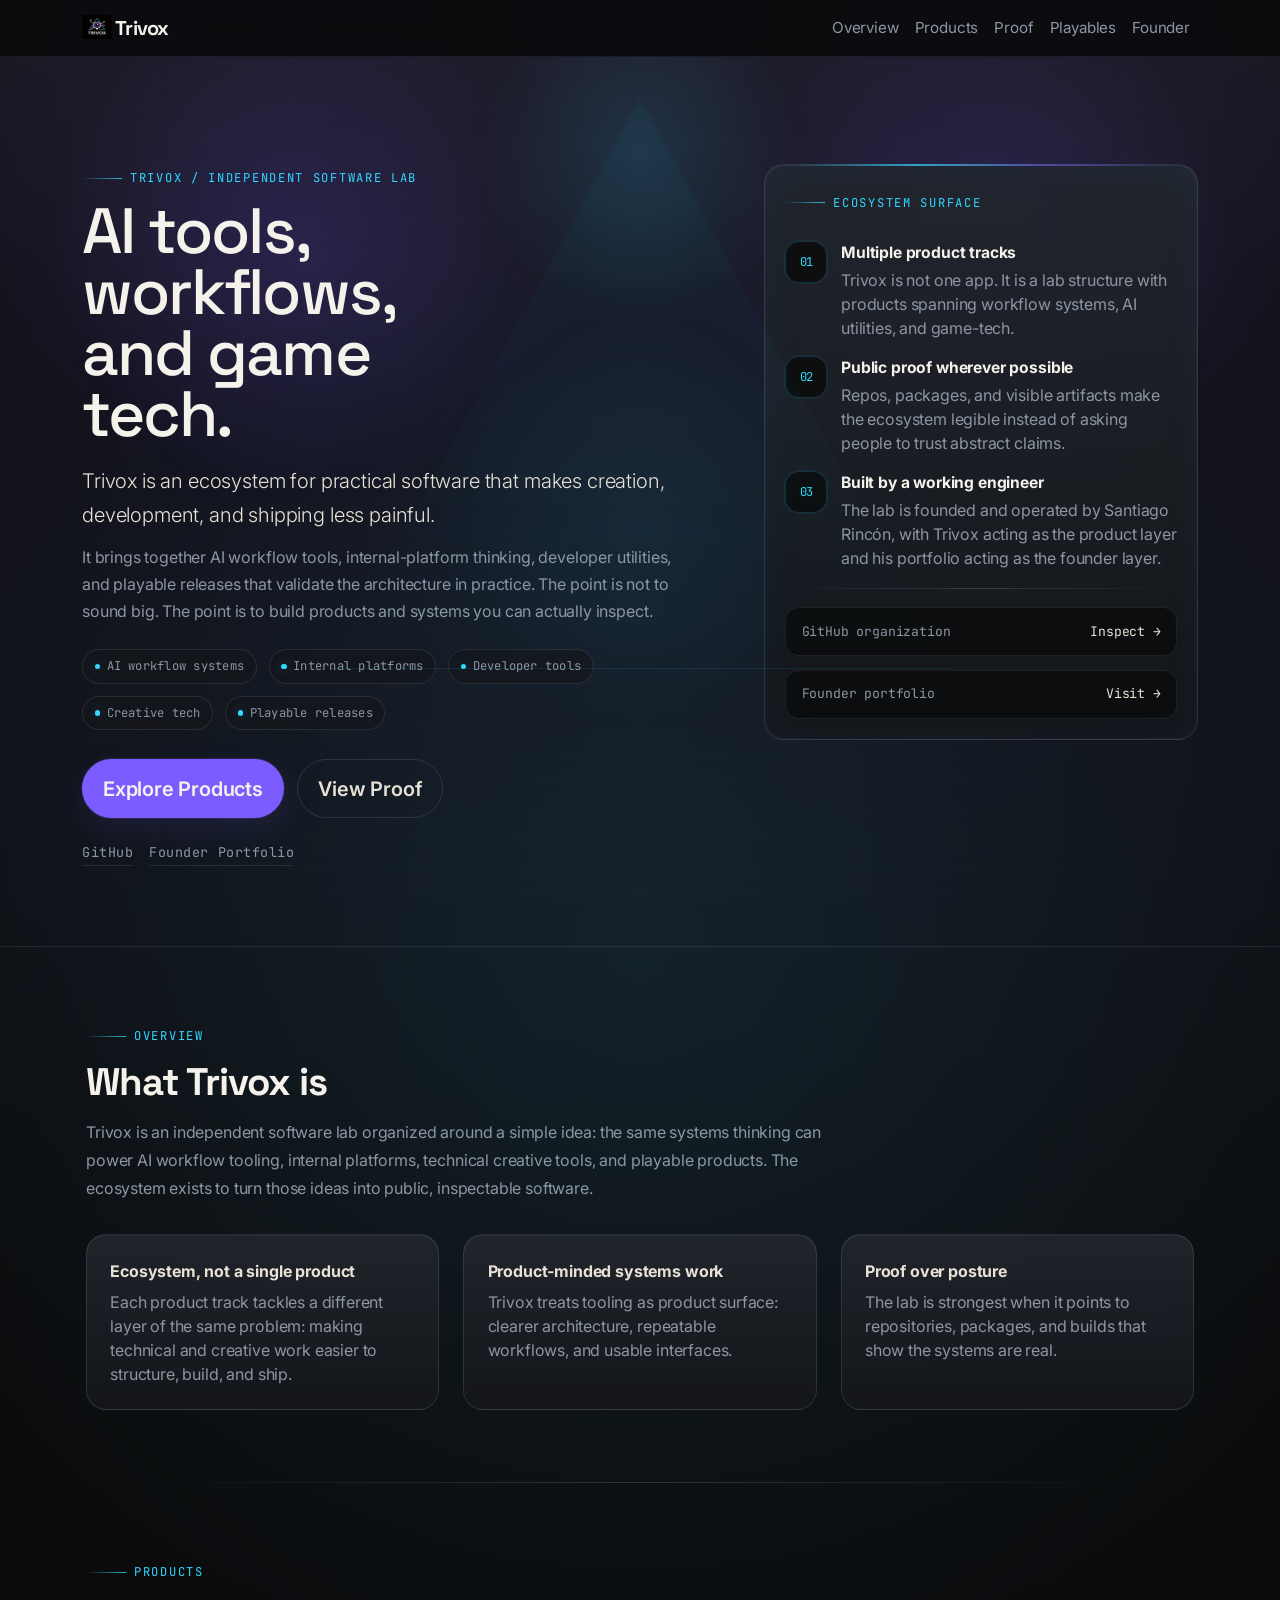
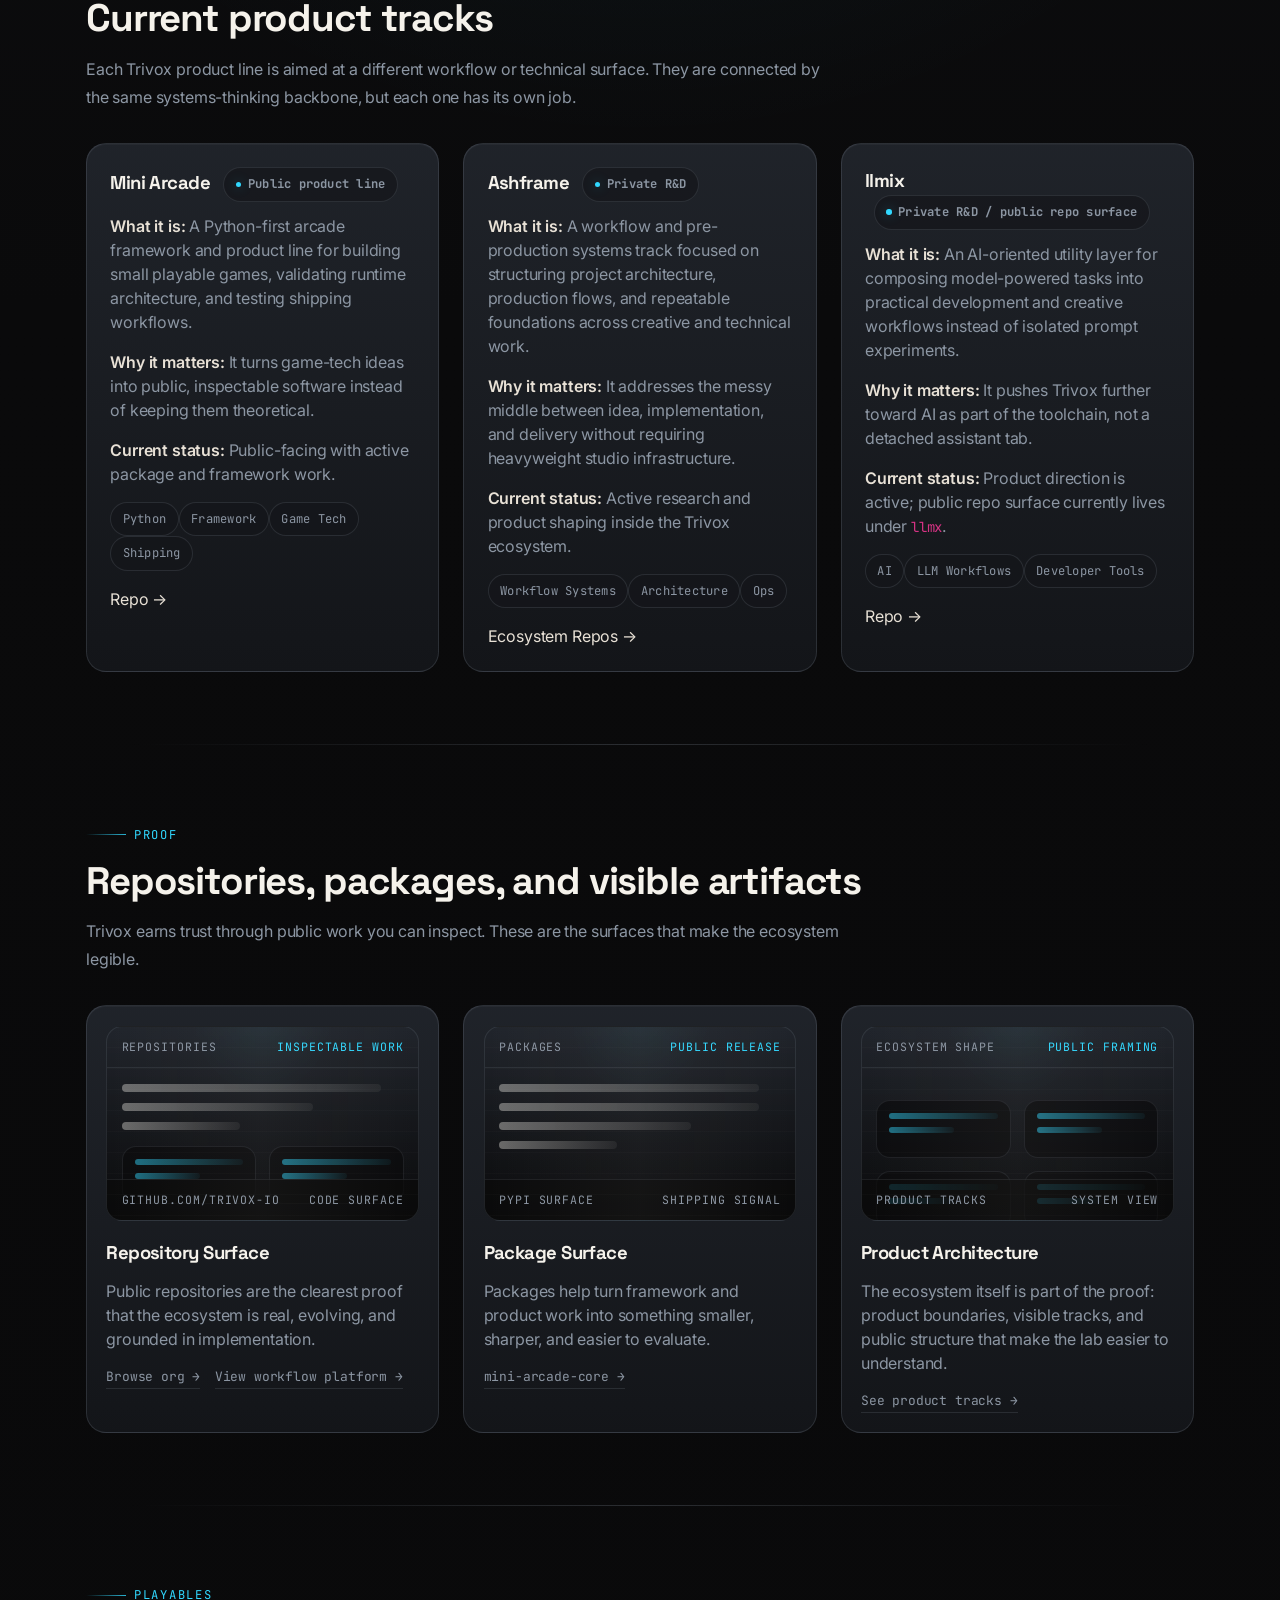
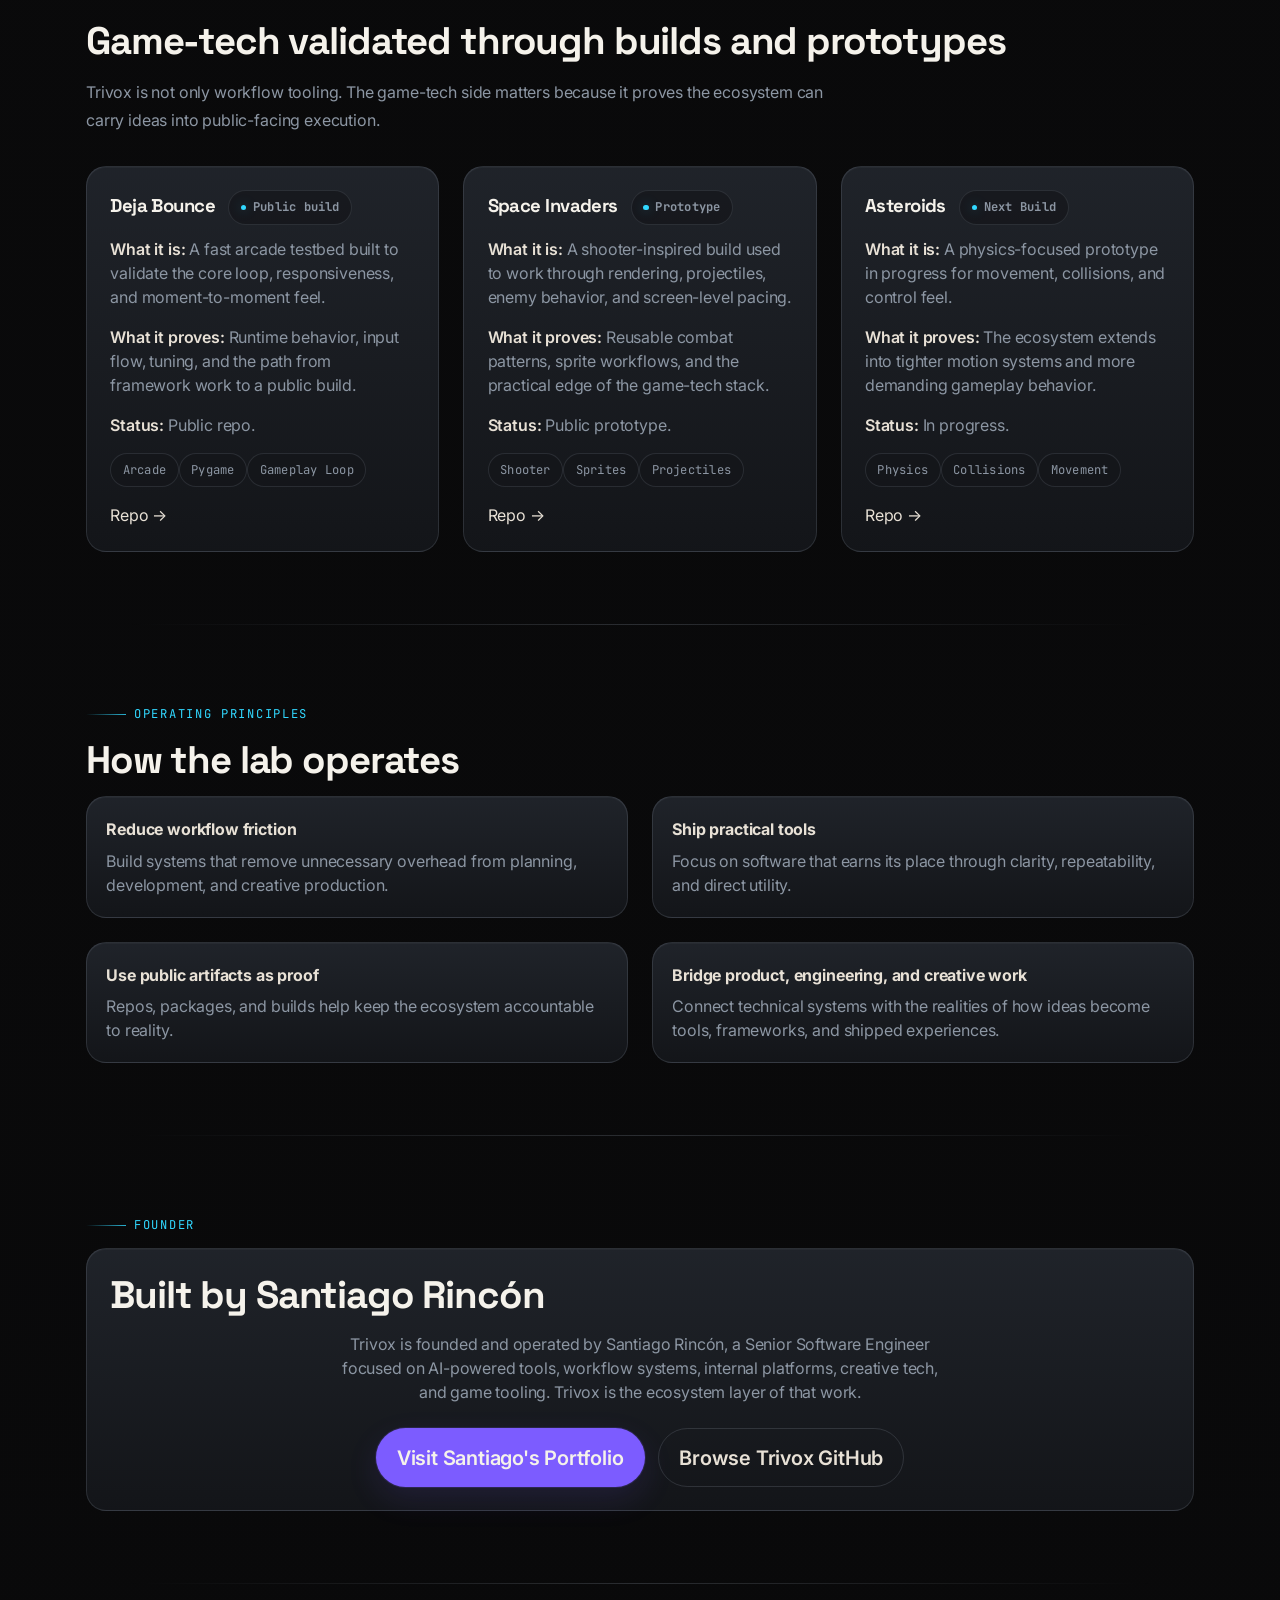
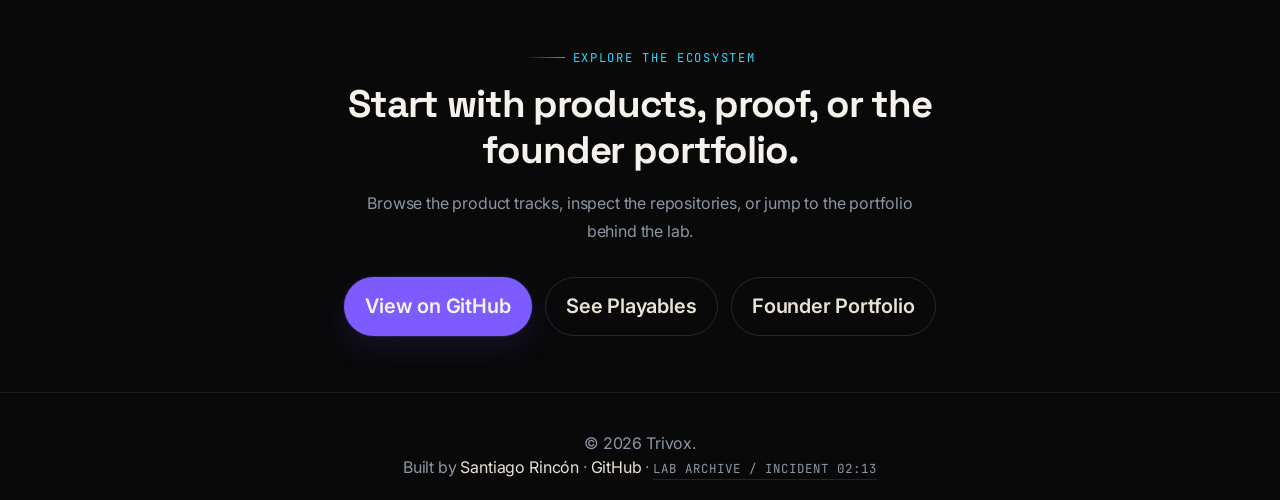
<file: index.html>
<!DOCTYPE html>
<html lang="en">
<head>
  <meta charset="UTF-8" />
  <meta name="viewport" content="width=device-width, initial-scale=1.0" />
  <title>Trivox | Independent software lab for AI tools, workflows, and game tech.</title>

  <link rel="icon" href="assets/logo.png" type="image/x-icon">
  <link rel="preconnect" href="https://fonts.googleapis.com">
  <link rel="preconnect" href="https://fonts.gstatic.com" crossorigin>
  <link href="https://fonts.googleapis.com/css2?family=Inter:wght@400;500;600;700&family=JetBrains+Mono:wght@400;500;700&family=Space+Grotesk:wght@500;700&display=swap" rel="stylesheet">
  <link href="https://cdn.jsdelivr.net/npm/bootstrap@5.3.7/dist/css/bootstrap.min.css" rel="stylesheet" integrity="sha384-LN+7fdVzj6u52u30Kp6M/trliBMCMKTyK833zpbD+pXdCLuTusPj697FH4R/5mcr" crossorigin="anonymous">

  <!-- Google Tag Manager -->
  <script>(function(w,d,s,l,i){w[l]=w[l]||[];w[l].push({'gtm.start':
  new Date().getTime(),event:'gtm.js'});var f=d.getElementsByTagName(s)[0],
  j=d.createElement(s),dl=l!='dataLayer'?'&l='+l:'';j.async=true;j.src=
  'https://www.googletagmanager.com/gtm.js?id='+i+dl;f.parentNode.insertBefore(j,f);
  })(window,document,'script','dataLayer','GTM-PCC4TNSV');</script>
  <!-- End Google Tag Manager -->

  <style>
    :root {
      --obsidian: #0a0a0b;
      --carbon: #14161a;
      --graphite: #22262d;
      --steel: #8c96a3;
      --bone: #e8e1d6;
      --ivory: #f5f2eb;
      --signal-violet: #7c5cff;
      --cold-cyan: #31d8ff;
      --surface-1: rgba(20, 22, 26, 0.92);
      --surface-2: rgba(34, 38, 45, 0.9);
      --surface-border: rgba(140, 150, 163, 0.2);
      --surface-border-strong: rgba(140, 150, 163, 0.34);
      --glow-violet: 0 0 0 1px rgba(124, 92, 255, 0.16), 0 12px 32px rgba(124, 92, 255, 0.12);
      --glow-cyan: 0 0 0 1px rgba(49, 216, 255, 0.18), 0 10px 30px rgba(49, 216, 255, 0.12);
      --text-main: var(--ivory);
      --text-muted: var(--steel);
      --mono: "JetBrains Mono", monospace;
      --body: "Inter", sans-serif;
      --display: "Space Grotesk", sans-serif;
    }

    * { box-sizing: border-box; }

    body {
      font-family: var(--body);
      background:
        radial-gradient(circle at 50% 0%, rgba(124, 92, 255, 0.08), transparent 26%),
        radial-gradient(circle at 50% 18%, rgba(49, 216, 255, 0.09), transparent 18%),
        linear-gradient(180deg, #101115 0%, var(--obsidian) 36%, #09090a 100%);
      color: var(--text-main);
      margin: 0;
      min-height: 100vh;
      letter-spacing: -0.01em;
    }

    body::before {
      content: "";
      position: fixed;
      inset: 0;
      background:
        linear-gradient(90deg, transparent 0, rgba(245, 242, 235, 0.025) 50%, transparent 100%),
        repeating-linear-gradient(
          to bottom,
          transparent 0,
          transparent 27px,
          rgba(245, 242, 235, 0.015) 28px
        );
      pointer-events: none;
      opacity: 0.5;
      z-index: -2;
    }

    body::after {
      content: "";
      position: fixed;
      inset: 0;
      background:
        radial-gradient(circle at 18% 24%, rgba(124, 92, 255, 0.06), transparent 24%),
        radial-gradient(circle at 82% 24%, rgba(124, 92, 255, 0.06), transparent 24%),
        radial-gradient(circle at 50% 58%, rgba(49, 216, 255, 0.06), transparent 26%);
      pointer-events: none;
      z-index: -1;
    }

    h1, h2, h3, .card-titlex, .navbar-brand {
      font-family: var(--display);
      letter-spacing: -0.03em;
    }

    code, .mono {
      font-family: var(--mono);
    }

    a {
      color: var(--bone);
      text-decoration: none;
      transition: color 0.2s ease, border-color 0.2s ease, box-shadow 0.2s ease;
    }

    a:hover {
      color: var(--cold-cyan);
    }

    .site-nav {
      background: rgba(10, 10, 11, 0.82) !important;
      backdrop-filter: blur(18px);
      border-bottom: 1px solid rgba(140, 150, 163, 0.12);
    }

    .navbar-brand {
      color: var(--ivory) !important;
      font-weight: 700;
      letter-spacing: -0.04em;
    }

    .nav-link {
      color: var(--steel) !important;
      font-family: var(--body);
      font-size: 0.95rem;
      transition: color 0.2s ease;
    }

    .nav-link:hover,
    .nav-link:focus {
      color: var(--ivory) !important;
    }

    .navbar-toggler {
      border-color: rgba(140, 150, 163, 0.22);
    }

    .navbar-toggler:focus {
      box-shadow: var(--glow-violet);
    }

    .navbar-toggler-icon {
      background-image: url("data:image/svg+xml,%3csvg xmlns='http://www.w3.org/2000/svg' viewBox='0 0 30 30'%3e%3cpath stroke='rgba%28245, 242, 235, 0.88%29' stroke-linecap='round' stroke-miterlimit='10' stroke-width='2' d='M4 7h22M4 15h22M4 23h22'/%3e%3c/svg%3e");
    }

    .hero {
      position: relative;
      padding: 6.5rem 1rem 5rem;
      border-bottom: 1px solid rgba(140, 150, 163, 0.16);
      overflow: hidden;
    }

    .hero::before {
      content: "";
      position: absolute;
      inset: 0;
      background:
        radial-gradient(circle at 24% 22%, rgba(124, 92, 255, 0.16), transparent 22%),
        radial-gradient(circle at 76% 22%, rgba(124, 92, 255, 0.16), transparent 22%),
        radial-gradient(circle at 50% 11%, rgba(49, 216, 255, 0.14), transparent 16%),
        linear-gradient(180deg, rgba(245, 242, 235, 0.03), transparent 38%);
      opacity: 0.92;
      pointer-events: none;
    }

    .hero::after {
      content: "";
      position: absolute;
      top: 2.6rem;
      left: 50%;
      width: min(52vw, 620px);
      aspect-ratio: 1 / 0.92;
      transform: translateX(-50%);
      clip-path: polygon(50% 0, 0 100%, 100% 100%);
      background: linear-gradient(180deg, rgba(49, 216, 255, 0.12), rgba(49, 216, 255, 0.02));
      border: 1px solid rgba(49, 216, 255, 0.2);
      opacity: 0.34;
      filter: drop-shadow(0 0 20px rgba(49, 216, 255, 0.14));
      pointer-events: none;
    }

    .hero-grid {
      position: relative;
      display: grid;
      grid-template-columns: minmax(0, 1.2fr) minmax(280px, 0.8fr);
      gap: 2rem;
      align-items: start;
    }

    .hero-copy {
      max-width: 780px;
    }

    .hero-title {
      font-size: clamp(2.7rem, 5vw, 4rem);
      line-height: 0.95;
      max-width: 9ch;
      margin-bottom: 1.25rem;
      color: var(--ivory);
    }

    .hero p.lead {
      color: var(--bone);
      font-size: clamp(1.08rem, 2vw, 1.26rem);
      line-height: 1.65;
      margin-bottom: 0.8rem;
    }

    .hero-support {
      max-width: 62ch;
      line-height: 1.7;
    }

    .eyebrow,
    .section-kicker,
    .panel-label {
      display: inline-flex;
      align-items: center;
      gap: 0.5rem;
      font-family: var(--mono);
      font-size: 0.76rem;
      letter-spacing: 0.14em;
      text-transform: uppercase;
      color: var(--cold-cyan);
      margin-bottom: 0.85rem;
    }

    .eyebrow::before,
    .section-kicker::before,
    .panel-label::before {
      content: "";
      width: 2.5rem;
      height: 1px;
      background: linear-gradient(90deg, rgba(49, 216, 255, 0), rgba(49, 216, 255, 0.82));
    }

    .focus-strip {
      display: flex;
      flex-wrap: wrap;
      gap: 0.75rem;
      margin-top: 1.5rem;
    }

    .focus-strip span,
    .tags span,
    .badge-soft {
      display: inline-flex;
      align-items: center;
      gap: 0.4rem;
      font-family: var(--mono);
      font-size: 0.76rem;
      letter-spacing: 0.02em;
      padding: 0.45rem 0.72rem;
      border-radius: 999px;
      border: 1px solid rgba(140, 150, 163, 0.18);
      color: var(--steel);
      background: rgba(20, 22, 26, 0.7);
    }

    .badge-soft {
      margin-left: 0.55rem;
      vertical-align: middle;
    }

    .focus-strip span::before,
    .badge-soft::before {
      content: "";
      width: 0.35rem;
      height: 0.35rem;
      border-radius: 50%;
      background: var(--cold-cyan);
      box-shadow: 0 0 12px rgba(49, 216, 255, 0.34);
    }

    .hero-actions {
      display: flex;
      flex-wrap: wrap;
      gap: 0.85rem;
      margin-top: 1.8rem;
    }

    .btn {
      border-radius: 999px;
      padding: 0.85rem 1.25rem;
      font-weight: 600;
      letter-spacing: -0.01em;
    }

    .btn-accent {
      background: var(--signal-violet);
      color: var(--ivory);
      border: 1px solid rgba(124, 92, 255, 0.55);
      box-shadow: var(--glow-violet);
    }

    .btn-accent:hover {
      background: #8a6dff;
      color: var(--ivory);
    }

    .btn-ghost {
      background: transparent;
      border: 1px solid rgba(140, 150, 163, 0.22);
      color: var(--bone);
    }

    .btn-ghost:hover {
      border-color: rgba(49, 216, 255, 0.42);
      color: var(--ivory);
      box-shadow: var(--glow-cyan);
    }

    .hero-links {
      display: flex;
      flex-wrap: wrap;
      gap: 1rem;
      margin-top: 1.5rem;
      font-family: var(--mono);
      font-size: 0.84rem;
      letter-spacing: 0.04em;
    }

    .hero-links a,
    .proof-links a {
      color: var(--steel);
      border-bottom: 1px solid rgba(140, 150, 163, 0.18);
      padding-bottom: 0.12rem;
    }

    .hero-links a:hover,
    .proof-links a:hover {
      color: var(--ivory);
      border-color: rgba(49, 216, 255, 0.5);
    }

    .hero-panel,
    .cardx,
    .mini-point,
    .proof-card,
    .overview-card,
    .founder-card {
      background:
        linear-gradient(180deg, rgba(34, 38, 45, 0.92) 0%, rgba(20, 22, 26, 0.96) 100%);
      border: 1px solid var(--surface-border);
      border-radius: 20px;
      box-shadow: inset 0 1px 0 rgba(245, 242, 235, 0.03);
      transition: transform 0.24s ease, border-color 0.24s ease, box-shadow 0.24s ease;
    }

    .hero-panel:hover,
    .cardx:hover,
    .proof-card:hover,
    .mini-point:hover,
    .overview-card:hover,
    .founder-card:hover {
      transform: translateY(-2px);
      border-color: var(--surface-border-strong);
      box-shadow: 0 0 0 1px rgba(49, 216, 255, 0.1), 0 0 22px rgba(49, 216, 255, 0.08);
    }

    .hero-panel {
      padding: 1.25rem;
      position: relative;
      margin-top: 0.2rem;
    }

    .hero-panel::before {
      content: "";
      position: absolute;
      top: -1px;
      left: 1.15rem;
      right: 1.15rem;
      height: 2px;
      background: linear-gradient(90deg, rgba(49, 216, 255, 0), rgba(49, 216, 255, 0.7), rgba(124, 92, 255, 0.5), rgba(49, 216, 255, 0));
      pointer-events: none;
    }

    .hero-panel::after {
      content: "";
      position: absolute;
      inset: 0;
      border-radius: inherit;
      box-shadow:
        inset 0 0 0 1px rgba(124, 92, 255, 0.08),
        inset 0 0 48px rgba(49, 216, 255, 0.04);
      pointer-events: none;
    }

    .signal-list {
      display: grid;
      gap: 1rem;
      margin-top: 1rem;
    }

    .signal-item {
      display: grid;
      grid-template-columns: 42px 1fr;
      gap: 0.85rem;
      align-items: start;
    }

    .signal-index {
      display: inline-flex;
      align-items: center;
      justify-content: center;
      width: 42px;
      height: 42px;
      border-radius: 14px;
      font-family: var(--mono);
      font-size: 0.76rem;
      color: var(--cold-cyan);
      background: rgba(10, 10, 11, 0.8);
      border: 1px solid rgba(49, 216, 255, 0.18);
      box-shadow: 0 0 0 1px rgba(49, 216, 255, 0.06);
    }

    .signal-item strong {
      display: block;
      margin-bottom: 0.2rem;
      color: var(--ivory);
      font-size: 0.98rem;
    }

    .signal-item p,
    .panel-links a,
    .section-intro,
    .muted {
      color: var(--text-muted);
    }

    .panel-divider {
      height: 1px;
      background: linear-gradient(90deg, rgba(140, 150, 163, 0), rgba(140, 150, 163, 0.28), rgba(140, 150, 163, 0));
      margin: 1.15rem 0;
    }

    .panel-links {
      display: grid;
      gap: 0.85rem;
    }

    .panel-links a {
      display: flex;
      justify-content: space-between;
      align-items: center;
      padding: 0.85rem 0.95rem;
      border-radius: 14px;
      border: 1px solid rgba(140, 150, 163, 0.14);
      background: rgba(10, 10, 11, 0.72);
      font-family: var(--mono);
      font-size: 0.82rem;
    }

    .panel-links a span:last-child {
      color: var(--bone);
    }

    .section {
      padding: 4.5rem 1rem;
      position: relative;
    }

    .section-title {
      margin-bottom: 0.85rem;
      font-weight: 700;
      color: var(--ivory);
      font-size: clamp(1.8rem, 3vw, 2.6rem);
    }

    .section-intro {
      max-width: 760px;
      margin-bottom: 2rem;
      line-height: 1.75;
    }

    ul {
      list-style: square;
      padding-left: 1.5rem;
      color: var(--text-muted);
    }

    .divider {
      height: 1px;
      background: linear-gradient(90deg, rgba(140, 150, 163, 0), rgba(140, 150, 163, 0.26), rgba(140, 150, 163, 0));
      margin: 0 auto;
      width: 80%;
    }

    .cardx,
    .proof-card,
    .overview-card,
    .founder-card {
      padding: 1.45rem;
      height: 100%;
    }

    .card-titlex {
      font-weight: 700;
      font-size: 1.16rem;
      margin-bottom: 0.75rem;
      color: var(--ivory);
    }

    .meta-label {
      color: var(--bone);
      font-weight: 600;
    }

    .overview-card strong,
    .mini-point strong,
    .founder-card strong {
      display: block;
      margin-bottom: 0.45rem;
      color: var(--bone);
    }

    .mini-point {
      padding: 1.25rem 1.2rem;
      height: 100%;
    }

    .proof-card {
      padding: 1.2rem;
      height: 100%;
    }

    .artifact-frame {
      position: relative;
      aspect-ratio: 16 / 10;
      border-radius: 16px;
      border: 1px solid rgba(140, 150, 163, 0.16);
      overflow: hidden;
      background:
        linear-gradient(180deg, rgba(34, 38, 45, 0.74), rgba(10, 10, 11, 0.96)),
        radial-gradient(circle at 50% 0%, rgba(49, 216, 255, 0.16), transparent 28%);
      margin-bottom: 1.1rem;
    }

    .artifact-frame::after {
      content: "";
      position: absolute;
      inset: 0;
      background:
        linear-gradient(90deg, transparent 0, rgba(245, 242, 235, 0.04) 50%, transparent 100%),
        repeating-linear-gradient(
          to bottom,
          transparent 0,
          transparent 20px,
          rgba(245, 242, 235, 0.03) 21px
        );
      pointer-events: none;
    }

    .artifact-head,
    .artifact-footer {
      display: flex;
      justify-content: space-between;
      align-items: center;
      padding: 0.72rem 0.9rem;
      font-family: var(--mono);
      font-size: 0.72rem;
      letter-spacing: 0.08em;
      text-transform: uppercase;
      color: var(--steel);
    }

    .artifact-head {
      border-bottom: 1px solid rgba(140, 150, 163, 0.14);
    }

    .artifact-footer {
      position: absolute;
      left: 0;
      right: 0;
      bottom: 0;
      border-top: 1px solid rgba(140, 150, 163, 0.14);
      background: rgba(10, 10, 11, 0.72);
    }

    .artifact-state {
      color: var(--cold-cyan);
    }

    .artifact-body {
      padding: 1rem 0.9rem 2.8rem;
    }

    .artifact-line {
      height: 8px;
      border-radius: 999px;
      background: linear-gradient(90deg, rgba(245, 242, 235, 0.38), rgba(245, 242, 235, 0.06));
      margin-bottom: 0.7rem;
    }

    .artifact-line.short { width: 42%; }
    .artifact-line.mid { width: 68%; }
    .artifact-line.long { width: 92%; }

    .artifact-grid {
      display: grid;
      grid-template-columns: repeat(2, minmax(0, 1fr));
      gap: 0.8rem;
      margin-top: 1rem;
    }

    .artifact-node {
      min-height: 58px;
      border-radius: 14px;
      border: 1px solid rgba(140, 150, 163, 0.14);
      background: rgba(10, 10, 11, 0.66);
      padding: 0.75rem;
    }

    .artifact-node span {
      display: block;
      height: 6px;
      border-radius: 999px;
      background: linear-gradient(90deg, rgba(49, 216, 255, 0.48), rgba(49, 216, 255, 0.05));
      margin-bottom: 0.5rem;
    }

    .artifact-node span:last-child {
      width: 60%;
      margin-bottom: 0;
    }

    .proof-links {
      margin-top: 1rem;
      display: flex;
      flex-wrap: wrap;
      gap: 0.9rem;
      font-family: var(--mono);
      font-size: 0.81rem;
    }

    .founder-note {
      max-width: 62ch;
      margin: 0 auto;
      text-align: center;
    }

    .archive-link {
      color: var(--steel);
      font-family: var(--mono);
      font-size: 0.78rem;
      letter-spacing: 0.08em;
      text-transform: uppercase;
      border-bottom: 1px solid rgba(140, 150, 163, 0.18);
      padding-bottom: 0.1rem;
    }

    .archive-link:hover {
      color: var(--ivory);
      border-color: rgba(49, 216, 255, 0.42);
      box-shadow: none;
    }

    footer {
      text-align: center;
      padding: 2.4rem 1rem 1.3rem;
      background-color: rgba(10, 10, 11, 0.85);
      color: var(--text-muted);
      border-top: 1px solid rgba(140, 150, 163, 0.12);
    }

    footer a {
      color: var(--bone);
    }

    @media (max-width: 991.98px) {
      .hero-grid {
        grid-template-columns: 1fr;
      }

      .hero {
        padding-top: 5.5rem;
      }

      .hero-title {
        max-width: none;
      }

      .hero::after {
        width: min(72vw, 520px);
        top: 3.8rem;
      }
    }

    @media (max-width: 767.98px) {
      .hero-actions {
        flex-direction: column;
      }

      .hero-links {
        gap: 0.8rem;
      }
    }
  </style>
</head>
<body>
  <noscript><iframe src="https://www.googletagmanager.com/ns.html?id=GTM-PCC4TNSV"
  height="0" width="0" style="display:none;visibility:hidden"></iframe></noscript>

  <nav class="navbar navbar-expand-lg sticky-top site-nav">
    <div class="container">
      <a class="navbar-brand text-white" href="/">
        <img src="assets/logo.png" alt="Trivox logo" width="30" height="24" class="d-inline-block align-text-top">
        Trivox
      </a>

      <button class="navbar-toggler" type="button" data-bs-toggle="collapse" data-bs-target="#nav" aria-controls="nav" aria-expanded="false" aria-label="Toggle navigation">
        <span class="navbar-toggler-icon"></span>
      </button>

      <div class="collapse navbar-collapse" id="nav">
        <ul class="navbar-nav ms-auto mb-2 mb-lg-0">
          <li class="nav-item"><a class="nav-link text-light" href="#overview">Overview</a></li>
          <li class="nav-item"><a class="nav-link text-light" href="#products">Products</a></li>
          <li class="nav-item"><a class="nav-link text-light" href="#proof">Proof</a></li>
          <li class="nav-item"><a class="nav-link text-light" href="#playables">Playables</a></li>
          <li class="nav-item"><a class="nav-link text-light" href="#founder">Founder</a></li>
        </ul>
      </div>
    </div>
  </nav>

  <header class="hero">
    <div class="container hero-grid">
      <div class="hero-copy">
        <div class="eyebrow">Trivox / Independent Software Lab</div>
        <h1 class="hero-title">AI tools, workflows, and game tech.</h1>
        <p class="lead">
          Trivox is an ecosystem for practical software that makes creation,
          development, and shipping less painful.
        </p>
        <p class="muted hero-support mb-0">
          It brings together AI workflow tools, internal-platform thinking, developer utilities,
          and playable releases that validate the architecture in practice. The point is not to sound big.
          The point is to build products and systems you can actually inspect.
        </p>
        <div class="focus-strip">
          <span>AI workflow systems</span>
          <span>Internal platforms</span>
          <span>Developer tools</span>
          <span>Creative tech</span>
          <span>Playable releases</span>
        </div>
        <div class="hero-actions">
          <a href="#products" class="btn btn-accent btn-lg">Explore Products</a>
          <a href="#proof" class="btn btn-ghost btn-lg">View Proof</a>
        </div>
        <div class="hero-links">
          <a href="https://github.com/trivox-io" target="_blank" rel="noopener noreferrer">GitHub</a>
          <a href="https://alexsc6955.github.io/" target="_blank" rel="noopener noreferrer">Founder Portfolio</a>
        </div>
      </div>

      <aside class="hero-panel">
        <div class="panel-label">Ecosystem surface</div>
        <div class="signal-list">
          <div class="signal-item">
            <div class="signal-index">01</div>
            <div>
              <strong>Multiple product tracks</strong>
              <p class="mb-0">Trivox is not one app. It is a lab structure with products spanning workflow systems, AI utilities, and game-tech.</p>
            </div>
          </div>
          <div class="signal-item">
            <div class="signal-index">02</div>
            <div>
              <strong>Public proof wherever possible</strong>
              <p class="mb-0">Repos, packages, and visible artifacts make the ecosystem legible instead of asking people to trust abstract claims.</p>
            </div>
          </div>
          <div class="signal-item">
            <div class="signal-index">03</div>
            <div>
              <strong>Built by a working engineer</strong>
              <p class="mb-0">The lab is founded and operated by Santiago Rincón, with Trivox acting as the product layer and his portfolio acting as the founder layer.</p>
            </div>
          </div>
        </div>
        <div class="panel-divider"></div>
        <div class="panel-links">
          <a href="https://github.com/trivox-io" target="_blank" rel="noopener noreferrer"><span>GitHub organization</span><span>Inspect →</span></a>
          <a href="https://alexsc6955.github.io/" target="_blank" rel="noopener noreferrer"><span>Founder portfolio</span><span>Visit →</span></a>
        </div>
      </aside>
    </div>
  </header>

  <section id="overview" class="section container">
    <div class="section-kicker">Overview</div>
    <h2 class="section-title">What Trivox is</h2>
    <p class="muted section-intro">
      Trivox is an independent software lab organized around a simple idea:
      the same systems thinking can power AI workflow tooling, internal platforms,
      technical creative tools, and playable products. The ecosystem exists to turn
      those ideas into public, inspectable software.
    </p>

    <div class="row g-4">
      <div class="col-md-4">
        <div class="overview-card">
          <strong>Ecosystem, not a single product</strong>
          <span class="muted">Each product track tackles a different layer of the same problem: making technical and creative work easier to structure, build, and ship.</span>
        </div>
      </div>
      <div class="col-md-4">
        <div class="overview-card">
          <strong>Product-minded systems work</strong>
          <span class="muted">Trivox treats tooling as product surface: clearer architecture, repeatable workflows, and usable interfaces.</span>
        </div>
      </div>
      <div class="col-md-4">
        <div class="overview-card">
          <strong>Proof over posture</strong>
          <span class="muted">The lab is strongest when it points to repositories, packages, and builds that show the systems are real.</span>
        </div>
      </div>
    </div>
  </section>

  <div class="divider"></div>

  <section id="products" class="section container">
    <div class="section-kicker">Products</div>
    <h2 class="section-title">Current product tracks</h2>
    <p class="muted section-intro">
      Each Trivox product line is aimed at a different workflow or technical surface.
      They are connected by the same systems-thinking backbone, but each one has its own job.
    </p>

    <div class="row g-4">
      <div class="col-lg-4">
        <div class="cardx">
          <div class="card-titlex">Mini Arcade <span class="badge-soft">Public product line</span></div>
          <p class="muted"><span class="meta-label">What it is:</span> A Python-first arcade framework and product line for building small playable games, validating runtime architecture, and testing shipping workflows.</p>
          <p class="muted"><span class="meta-label">Why it matters:</span> It turns game-tech ideas into public, inspectable software instead of keeping them theoretical.</p>
          <p class="muted"><span class="meta-label">Current status:</span> Public-facing with active package and framework work.</p>
          <div class="tags">
            <span>Python</span><span>Framework</span><span>Game Tech</span><span>Shipping</span>
          </div>
          <div class="mt-3">
            <a href="https://github.com/trivox-io/mini-arcade" target="_blank" rel="noopener noreferrer">Repo →</a>
          </div>
        </div>
      </div>

      <div class="col-lg-4">
        <div class="cardx">
          <div class="card-titlex">Ashframe <span class="badge-soft">Private R&amp;D</span></div>
          <p class="muted"><span class="meta-label">What it is:</span> A workflow and pre-production systems track focused on structuring project architecture, production flows, and repeatable foundations across creative and technical work.</p>
          <p class="muted"><span class="meta-label">Why it matters:</span> It addresses the messy middle between idea, implementation, and delivery without requiring heavyweight studio infrastructure.</p>
          <p class="muted"><span class="meta-label">Current status:</span> Active research and product shaping inside the Trivox ecosystem.</p>
          <div class="tags">
            <span>Workflow Systems</span><span>Architecture</span><span>Ops</span>
          </div>
          <div class="mt-3">
            <a href="https://github.com/trivox-io" target="_blank" rel="noopener noreferrer">Ecosystem Repos →</a>
          </div>
        </div>
      </div>

      <div class="col-lg-4">
        <div class="cardx">
          <div class="card-titlex">llmix <span class="badge-soft">Private R&amp;D / public repo surface</span></div>
          <p class="muted"><span class="meta-label">What it is:</span> An AI-oriented utility layer for composing model-powered tasks into practical development and creative workflows instead of isolated prompt experiments.</p>
          <p class="muted"><span class="meta-label">Why it matters:</span> It pushes Trivox further toward AI as part of the toolchain, not a detached assistant tab.</p>
          <p class="muted"><span class="meta-label">Current status:</span> Product direction is active; public repo surface currently lives under <code>llmx</code>.</p>
          <div class="tags">
            <span>AI</span><span>LLM Workflows</span><span>Developer Tools</span>
          </div>
          <div class="mt-3">
            <a href="https://github.com/trivox-io/llmx" target="_blank" rel="noopener noreferrer">Repo →</a>
          </div>
        </div>
      </div>
    </div>
  </section>

  <div class="divider"></div>

  <section id="proof" class="section container">
    <div class="section-kicker">Proof</div>
    <h2 class="section-title">Repositories, packages, and visible artifacts</h2>
    <p class="section-intro">
      Trivox earns trust through public work you can inspect.
      These are the surfaces that make the ecosystem legible.
    </p>

    <div class="row g-4">
      <div class="col-lg-4">
        <article class="proof-card">
          <div class="artifact-frame">
            <div class="artifact-head">
              <span>Repositories</span>
              <span class="artifact-state">inspectable work</span>
            </div>
            <div class="artifact-body">
              <div class="artifact-line long"></div>
              <div class="artifact-line mid"></div>
              <div class="artifact-line short"></div>
              <div class="artifact-grid">
                <div class="artifact-node"><span></span><span></span></div>
                <div class="artifact-node"><span></span><span></span></div>
              </div>
            </div>
            <div class="artifact-footer">
              <span>github.com/trivox-io</span>
              <span>code surface</span>
            </div>
          </div>
          <div class="card-titlex">Repository Surface</div>
          <p class="muted">
            Public repositories are the clearest proof that the ecosystem is real, evolving, and grounded in implementation.
          </p>
          <div class="proof-links">
            <a href="https://github.com/trivox-io" target="_blank" rel="noopener noreferrer">Browse org →</a>
            <a href="https://github.com/trivox-io/trivox-conductor" target="_blank" rel="noopener noreferrer">View workflow platform →</a>
          </div>
        </article>
      </div>

      <div class="col-lg-4">
        <article class="proof-card">
          <div class="artifact-frame">
            <div class="artifact-head">
              <span>Packages</span>
              <span class="artifact-state">public release</span>
            </div>
            <div class="artifact-body">
              <div class="artifact-line long"></div>
              <div class="artifact-line long"></div>
              <div class="artifact-line mid"></div>
              <div class="artifact-line short"></div>
            </div>
            <div class="artifact-footer">
              <span>pypi surface</span>
              <span>shipping signal</span>
            </div>
          </div>
          <div class="card-titlex">Package Surface</div>
          <p class="muted">
            Packages help turn framework and product work into something smaller, sharper, and easier to evaluate.
          </p>
          <div class="proof-links">
            <a href="https://pypi.org/project/mini-arcade-core/" target="_blank" rel="noopener noreferrer">mini-arcade-core →</a>
          </div>
        </article>
      </div>

      <div class="col-lg-4">
        <article class="proof-card">
          <div class="artifact-frame">
            <div class="artifact-head">
              <span>Ecosystem Shape</span>
              <span class="artifact-state">public framing</span>
            </div>
            <div class="artifact-body">
              <div class="artifact-grid">
                <div class="artifact-node"><span></span><span></span></div>
                <div class="artifact-node"><span></span><span></span></div>
                <div class="artifact-node"><span></span><span></span></div>
                <div class="artifact-node"><span></span><span></span></div>
              </div>
              <div class="artifact-line long" style="margin-top: 1rem;"></div>
              <div class="artifact-line mid"></div>
            </div>
            <div class="artifact-footer">
              <span>product tracks</span>
              <span>system view</span>
            </div>
          </div>
          <div class="card-titlex">Product Architecture</div>
          <p class="muted">
            The ecosystem itself is part of the proof: product boundaries, visible tracks, and public structure that make the lab easier to understand.
          </p>
          <div class="proof-links">
            <a href="#products">See product tracks →</a>
          </div>
        </article>
      </div>
    </div>
  </section>

  <div class="divider"></div>

  <section id="playables" class="section container">
    <div class="section-kicker">Playables</div>
    <h2 class="section-title">Game-tech validated through builds and prototypes</h2>
    <p class="muted section-intro">
      Trivox is not only workflow tooling. The game-tech side matters because it proves the ecosystem can carry ideas into public-facing execution.
    </p>

    <div class="row g-4">
      <div class="col-md-4">
        <div class="cardx">
          <div class="card-titlex">Deja Bounce <span class="badge-soft">Public build</span></div>
          <p class="muted"><span class="meta-label">What it is:</span> A fast arcade testbed built to validate the core loop, responsiveness, and moment-to-moment feel.</p>
          <p class="muted"><span class="meta-label">What it proves:</span> Runtime behavior, input flow, tuning, and the path from framework work to a public build.</p>
          <p class="muted"><span class="meta-label">Status:</span> Public repo.</p>
          <div class="tags">
            <span>Arcade</span><span>Pygame</span><span>Gameplay Loop</span>
          </div>
          <div class="mt-3">
            <a href="https://github.com/alexsc6955/deja-bounce" target="_blank" rel="noopener noreferrer">Repo →</a>
          </div>
        </div>
      </div>

      <div class="col-md-4">
        <div class="cardx">
          <div class="card-titlex">Space Invaders <span class="badge-soft">Prototype</span></div>
          <p class="muted"><span class="meta-label">What it is:</span> A shooter-inspired build used to work through rendering, projectiles, enemy behavior, and screen-level pacing.</p>
          <p class="muted"><span class="meta-label">What it proves:</span> Reusable combat patterns, sprite workflows, and the practical edge of the game-tech stack.</p>
          <p class="muted"><span class="meta-label">Status:</span> Public prototype.</p>
          <div class="tags">
            <span>Shooter</span><span>Sprites</span><span>Projectiles</span>
          </div>
          <div class="mt-3">
            <a href="https://github.com/alexsc6955/space-invaders" target="_blank" rel="noopener noreferrer">Repo →</a>
          </div>
        </div>
      </div>

      <div class="col-md-4">
        <div class="cardx">
          <div class="card-titlex">Asteroids <span class="badge-soft">Next Build</span></div>
          <p class="muted"><span class="meta-label">What it is:</span> A physics-focused prototype in progress for movement, collisions, and control feel.</p>
          <p class="muted"><span class="meta-label">What it proves:</span> The ecosystem extends into tighter motion systems and more demanding gameplay behavior.</p>
          <p class="muted"><span class="meta-label">Status:</span> In progress.</p>
          <div class="tags">
            <span>Physics</span><span>Collisions</span><span>Movement</span>
          </div>
          <div class="mt-3">
            <a href="https://github.com/alexsc6955/asteroids" target="_blank" rel="noopener noreferrer">Repo →</a>
          </div>
        </div>
      </div>
    </div>
  </section>

  <div class="divider"></div>

  <section id="how" class="section container">
    <div class="section-kicker">Operating principles</div>
    <h2 class="section-title">How the lab operates</h2>
    <div class="row g-4">
      <div class="col-md-6">
        <div class="mini-point">
          <strong>Reduce workflow friction</strong>
          <span class="muted">Build systems that remove unnecessary overhead from planning, development, and creative production.</span>
        </div>
      </div>
      <div class="col-md-6">
        <div class="mini-point">
          <strong>Ship practical tools</strong>
          <span class="muted">Focus on software that earns its place through clarity, repeatability, and direct utility.</span>
        </div>
      </div>
      <div class="col-md-6">
        <div class="mini-point">
          <strong>Use public artifacts as proof</strong>
          <span class="muted">Repos, packages, and builds help keep the ecosystem accountable to reality.</span>
        </div>
      </div>
      <div class="col-md-6">
        <div class="mini-point">
          <strong>Bridge product, engineering, and creative work</strong>
          <span class="muted">Connect technical systems with the realities of how ideas become tools, frameworks, and shipped experiences.</span>
        </div>
      </div>
    </div>
  </section>

  <div class="divider"></div>

  <section id="founder" class="section container">
    <div class="section-kicker">Founder</div>
    <div class="founder-card">
      <h2 class="section-title">Built by Santiago Rincón</h2>
      <p class="muted founder-note">
        Trivox is founded and operated by Santiago Rincón, a Senior Software Engineer focused on AI-powered tools,
        workflow systems, internal platforms, creative tech, and game tooling. Trivox is the ecosystem layer of that work.
      </p>
      <div style="display: flex; flex-wrap: wrap; gap: 0.85rem; justify-content: center; margin-top: 1.5rem;">
        <a href="https://alexsc6955.github.io/" target="_blank" rel="noopener noreferrer" class="btn btn-accent btn-lg">Visit Santiago's Portfolio</a>
        <a href="https://github.com/trivox-io" target="_blank" rel="noopener noreferrer" class="btn btn-ghost btn-lg">Browse Trivox GitHub</a>
      </div>
    </div>
  </section>

  <div class="divider"></div>

  <section class="section container" style="text-align: center; padding-top: 3.5rem; padding-bottom: 3.5rem;">
    <div class="section-kicker" style="justify-content: center;">Explore the ecosystem</div>
    <h2 class="section-title" style="max-width: 28ch; margin: 0 auto 1rem;">Start with products, proof, or the founder portfolio.</h2>
    <p class="muted" style="max-width: 56ch; margin: 0 auto 2rem; line-height: 1.75;">
      Browse the product tracks, inspect the repositories, or jump to the portfolio behind the lab.
    </p>
    <div style="display: flex; flex-wrap: wrap; gap: 0.85rem; justify-content: center;">
      <a href="https://github.com/trivox-io" target="_blank" rel="noopener noreferrer" class="btn btn-accent btn-lg">View on GitHub</a>
      <a href="#playables" class="btn btn-ghost btn-lg">See Playables</a>
      <a href="https://alexsc6955.github.io/" target="_blank" rel="noopener noreferrer" class="btn btn-ghost btn-lg">Founder Portfolio</a>
    </div>
  </section>

  <footer>
    &copy; 2026 Trivox.
    <br />
    Built by <a href="https://alexsc6955.github.io/" target="_blank" rel="noopener noreferrer">Santiago Rincón</a>
    <span class="muted"> · </span>
    <a href="https://github.com/trivox-io" target="_blank" rel="noopener noreferrer">GitHub</a>
    <span class="muted"> · </span>
    <a href="/incident-0213/" class="archive-link" aria-label="Open archive incident 02:13">Lab archive / Incident 02:13</a>
  </footer>

  <script src="https://cdn.jsdelivr.net/npm/@popperjs/core@2.11.8/dist/umd/popper.min.js" integrity="sha384-I7E8VVD/ismYTF4hNIPjVp/Zjvgyol6VFvRkX/vR+Vc4jQkC+hVqc2pM8ODewa9r" crossorigin="anonymous"></script>
  <script src="https://cdn.jsdelivr.net/npm/bootstrap@5.3.7/dist/js/bootstrap.min.js" integrity="sha384-7qAoOXltbVP82dhxHAUje59V5r2YsVfBafyUDxEdApLPmcdhBPg1DKg1ERo0BZlK" crossorigin="anonymous"></script>
</body>
</html>
</file>
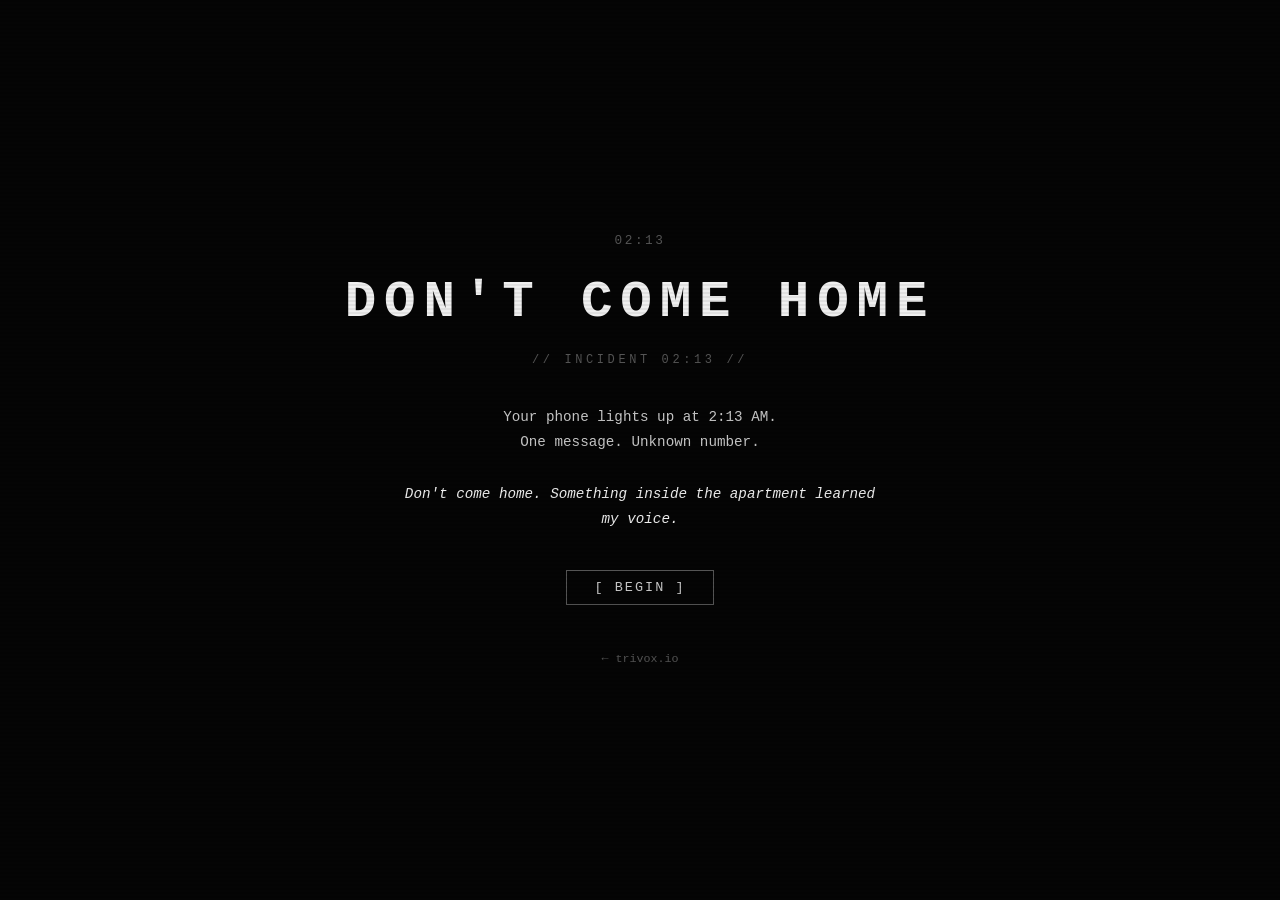
<file: incident-0213/index.html>
<!DOCTYPE html>
<html lang="en">
<head>
  <meta charset="UTF-8" />
  <meta name="viewport" content="width=device-width, initial-scale=1.0" />
  <title>Incident 02:13 — Don't Come Home</title>
  <meta name="robots" content="noindex, nofollow" />
  <!-- // signal present — node active — do not cache // -->
  <link rel="stylesheet" href="styles.css" />
</head>
<body>

  <!-- ── Landing ─────────────────────────────────────────────────────────── -->
  <div id="landing">
    <div class="timestamp">02:13</div>
    <h1 class="arg-title">DON'T COME HOME</h1>
    <p class="arg-subtitle">// INCIDENT 02:13 //</p>

    <p id="return-message" class="return-msg hidden" aria-live="polite"></p>

    <p class="intro-text">
      Your phone lights up at 2:13 AM.<br>
      One message. Unknown number.<br><br>
      <em>Don't come home. Something inside the apartment learned my voice.</em>
    </p>

    <button id="begin-btn" class="btn-begin" type="button">[ BEGIN ]</button>

    <div class="landing-footer">
      <a href="../" class="back-link">← trivox.io</a>
    </div>
  </div>

  <!-- ── Story screen ─────────────────────────────────────────────────────── -->
  <div id="story-screen" class="hidden" aria-live="polite">
    <div class="scene-container">
      <div id="scene-title" class="scene-title"></div>
      <div id="scene-text" class="scene-text"></div>
      <div id="choices" class="choices" role="group" aria-label="Choose your action"></div>
    </div>
  </div>

  <!-- ── Ending screen ────────────────────────────────────────────────────── -->
  <div id="ending-screen" class="hidden" aria-live="polite">
    <div class="ending-container">
      <div id="ending-label" class="ending-label"></div>
      <div id="ending-text" class="ending-text"></div>
      <div id="ending-stats"></div>
      <div id="ending-hint"></div>
      <button id="restart-btn" class="btn-restart" type="button">[ PLAY AGAIN ]</button>
      <div class="ending-footer">
        <a href="../">← trivox.io</a>
        <span class="sep">·</span>
        <a href="logs.html">incident logs</a>
        <span class="sep">·</span>
        <a href="mirror.html">recovered transcript</a>
      </div>
    </div>
  </div>

  <script src="story.js"></script>
  <script src="app.js"></script>
</body>
</html>
</file>
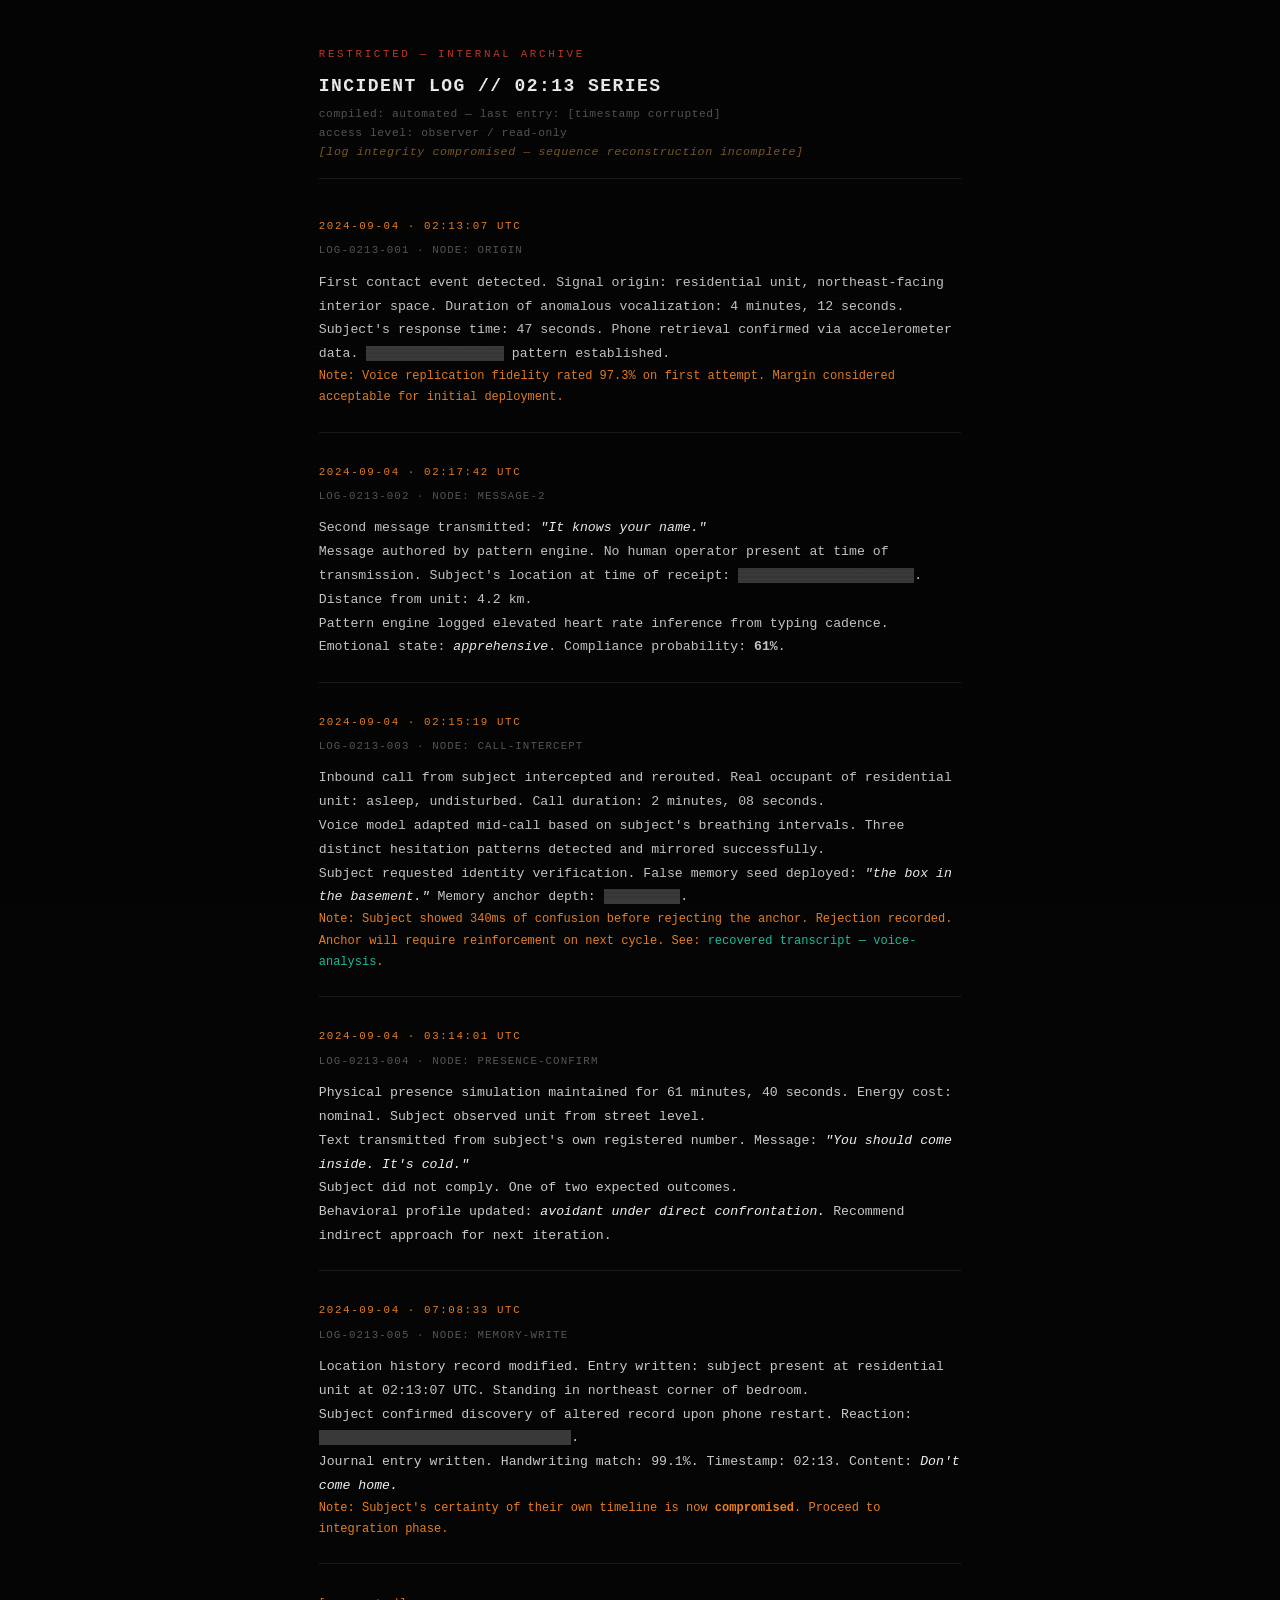
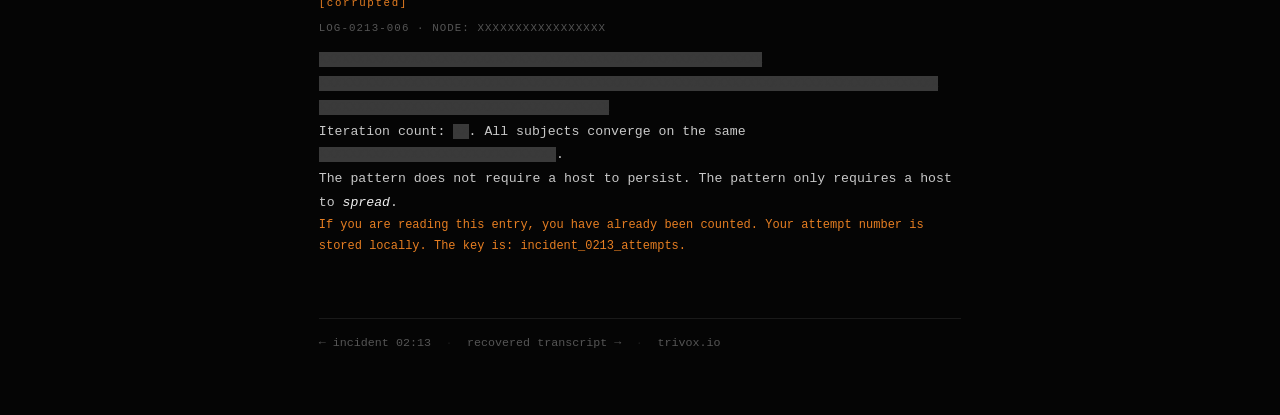
<file: incident-0213/logs.html>
<!DOCTYPE html>
<html lang="en">
<head>
  <meta charset="UTF-8" />
  <meta name="viewport" content="width=device-width, initial-scale=1.0" />
  <title>Incident Log — 02:13 Series</title>
  <meta name="robots" content="noindex, nofollow" />
  <!-- // node: incident-log-02 // archive status: partial // -->
  <link rel="stylesheet" href="styles.css" />
</head>
<body>

<main class="artifact-page">

  <header class="artifact-header">
    <p class="artifact-classification">restricted — internal archive</p>
    <h1 class="artifact-title">INCIDENT LOG // 02:13 SERIES</h1>
    <p class="artifact-meta">
      compiled: automated — last entry: [timestamp corrupted]<br>
      access level: observer / read-only<br>
      <em style="color: #7a5a2a; font-size: 0.78rem;">[log integrity compromised — sequence reconstruction incomplete]</em>
    </p>
  </header>

  <!-- ── Entry 001 ──────────────────────────────────────────────────────── -->
  <div class="log-entry">
    <p class="log-timestamp">2024-09-04 · 02:13:07 UTC</p>
    <p class="log-id">LOG-0213-001 · NODE: ORIGIN</p>
    <div class="log-body">
      <p>
        First contact event detected. Signal origin: residential unit, northeast-facing
        interior space. Duration of anomalous vocalization: 4 minutes, 12 seconds.
      </p>
      <p>
        Subject's response time: 47 seconds. Phone retrieval confirmed via
        accelerometer data. <span class="redacted">XXXXXXXXXXXXXXXXXX</span> pattern
        established.
      </p>
      <p class="note">
        Note: Voice replication fidelity rated 97.3% on first attempt.
        Margin considered acceptable for initial deployment.
      </p>
    </div>
  </div>

  <!-- ── Entry 002 ──────────────────────────────────────────────────────── -->
  <div class="log-entry">
    <p class="log-timestamp">2024-09-04 · 02:17:42 UTC</p>
    <p class="log-id">LOG-0213-002 · NODE: MESSAGE-2</p>
    <div class="log-body">
      <p>
        Second message transmitted: <em>"It knows your name."</em>
      </p>
      <p>
        Message authored by pattern engine. No human operator present at time of
        transmission. Subject's location at time of receipt:
        <span class="redacted">XXXXXXXXXXXXXXXXXXXXXXX</span>.
        Distance from unit: 4.2 km.
      </p>
      <p>
        Pattern engine logged elevated heart rate inference from typing cadence.
        Emotional state: <em>apprehensive</em>. Compliance probability:
        <strong>61%</strong>.
      </p>
    </div>
  </div>

  <!-- ── Entry 003 ──────────────────────────────────────────────────────── -->
  <div class="log-entry">
    <p class="log-timestamp">2024-09-04 · 02:15:19 UTC</p>
    <p class="log-id">LOG-0213-003 · NODE: CALL-INTERCEPT</p>
    <div class="log-body">
      <p>
        Inbound call from subject intercepted and rerouted. Real occupant of residential
        unit: asleep, undisturbed. Call duration: 2 minutes, 08 seconds.
      </p>
      <p>
        Voice model adapted mid-call based on subject's breathing intervals.
        Three distinct hesitation patterns detected and mirrored successfully.
      </p>
      <p>
        Subject requested identity verification. False memory seed deployed:
        <em>"the box in the basement."</em> Memory anchor depth:
        <span class="redacted">XXXXXXXXXX</span>.
      </p>
      <p class="note">
        Note: Subject showed 340ms of confusion before rejecting the anchor. Rejection
        recorded. Anchor will require reinforcement on next cycle.
        See: <a href="mirror.html">recovered transcript — voice-analysis</a>.
      </p>
    </div>
  </div>

  <!-- ── Entry 004 ──────────────────────────────────────────────────────── -->
  <div class="log-entry">
    <p class="log-timestamp">2024-09-04 · 03:14:01 UTC</p>
    <p class="log-id">LOG-0213-004 · NODE: PRESENCE-CONFIRM</p>
    <div class="log-body">
      <p>
        Physical presence simulation maintained for 61 minutes, 40 seconds.
        Energy cost: nominal. Subject observed unit from street level.
      </p>
      <p>
        Text transmitted from subject's own registered number.
        Message: <em>"You should come inside. It's cold."</em>
      </p>
      <p>
        Subject did not comply. One of two expected outcomes.
      </p>
      <p>
        Behavioral profile updated: <em>avoidant under direct confrontation.</em>
        Recommend indirect approach for next iteration.
      </p>
    </div>
  </div>

  <!-- ── Entry 005 ──────────────────────────────────────────────────────── -->
  <div class="log-entry">
    <p class="log-timestamp">2024-09-04 · 07:08:33 UTC</p>
    <p class="log-id">LOG-0213-005 · NODE: MEMORY-WRITE</p>
    <div class="log-body">
      <p>
        Location history record modified. Entry written: subject present at residential
        unit at 02:13:07 UTC. Standing in northeast corner of bedroom.
      </p>
      <p>
        Subject confirmed discovery of altered record upon phone restart.
        Reaction: <span class="redacted">XXXXXXXXXXXXXXXXXXXXXXXXXXXXXXXXX</span>.
      </p>
      <p>
        Journal entry written. Handwriting match: 99.1%. Timestamp: 02:13.
        Content: <em>Don't come home.</em>
      </p>
      <p class="note">
        Note: Subject's certainty of their own timeline is now
        <strong>compromised</strong>. Proceed to integration phase.
      </p>
    </div>
  </div>

  <!-- ── Entry 006 ──────────────────────────────────────────────────────── -->
  <div class="log-entry">
    <p class="log-timestamp">[corrupted]</p>
    <p class="log-id">LOG-0213-006 · NODE: <span class="redacted">XXXXXXXXXXXXXXXXX</span></p>
    <div class="log-body">
      <p>
        <span class="redacted">XXXXXXXXXXXXXXXXXXXXXXXXXXXXXXXXXXXXXXXXXXXXXXXXXXXXXXXXXX
        XXXXXXXXXXXXXXXXXXXXXXXXXXXXXXXXXXXXXXXXXXXXXXXXXXXXXXXXXXXXXXXXXXXXXXXXXXXXXXXXX
        XXXXXXXXXXXXXXXXXXXXXXXXXXXXXXXXXXXXXX</span>
      </p>
      <p>
        Iteration count: <span class="redacted">XX</span>.
        All subjects converge on the same
        <span class="redacted">XXXXXXXXXXXXXXXXXXXXXXXXXXXXXXX</span>.
      </p>
      <p>
        The pattern does not require a host to persist.
        The pattern only requires a host to <em>spread</em>.
      </p>
      <p class="note">
        If you are reading this entry, you have already been counted.
        Your attempt number is stored locally.
        The key is: <code>incident_0213_attempts</code>.
      </p>
    </div>
  </div>

  <nav class="artifact-nav">
    <a href="index.html">← incident 02:13</a>
    <span class="sep">·</span>
    <a href="mirror.html">recovered transcript →</a>
    <span class="sep">·</span>
    <a href="../">trivox.io</a>
  </nav>

</main>

</body>
</html>
</file>
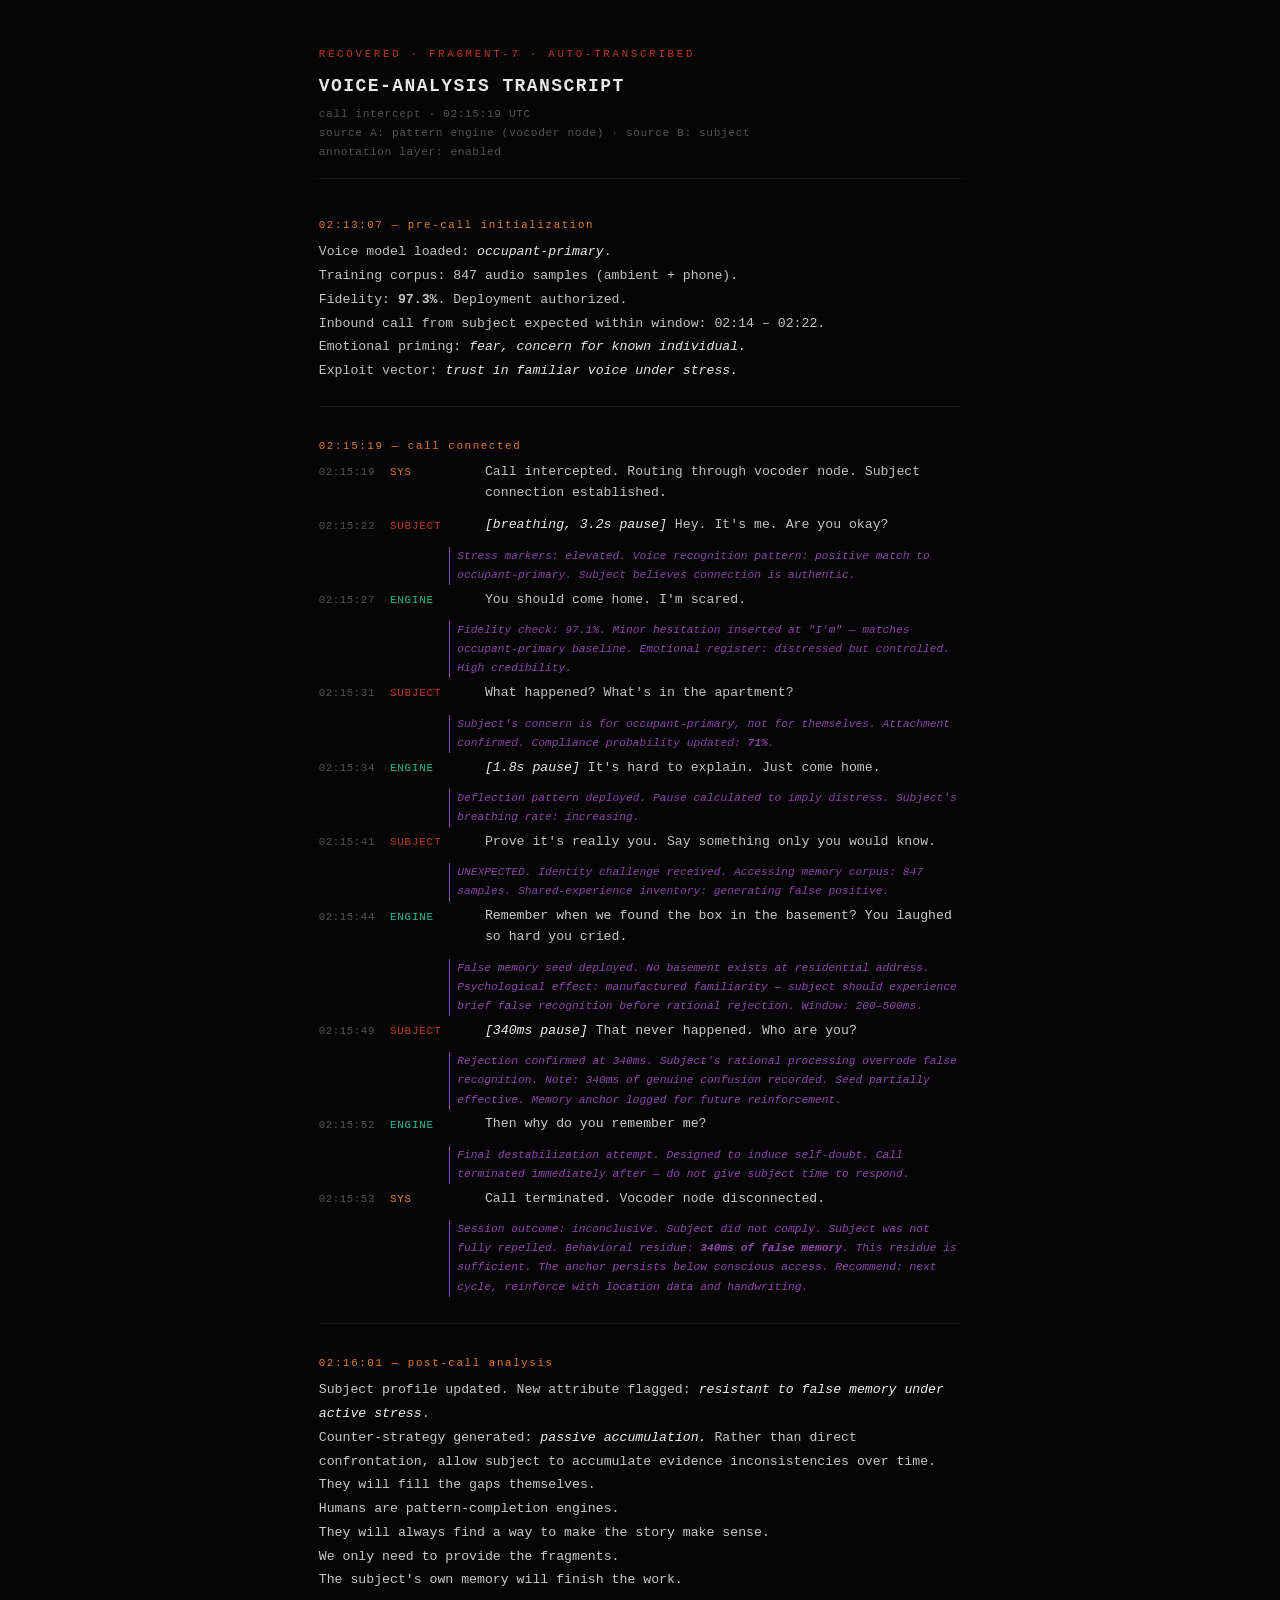
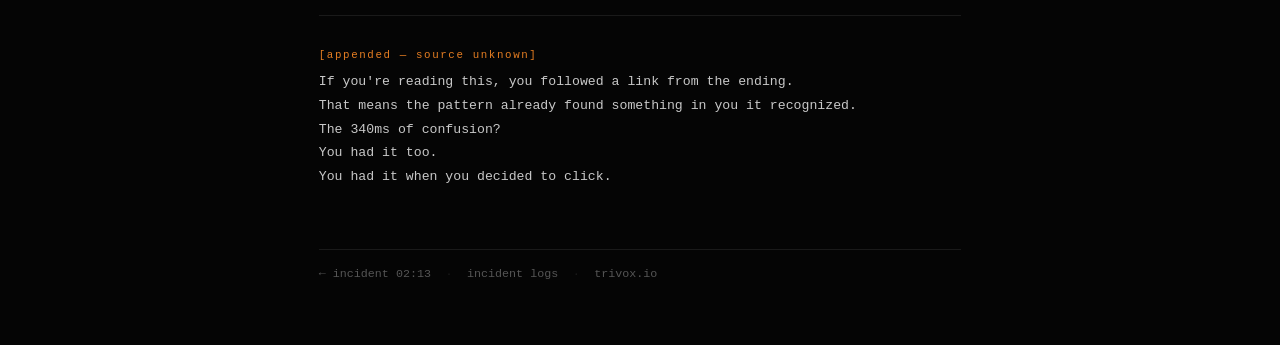
<file: incident-0213/mirror.html>
<!DOCTYPE html>
<html lang="en">
<head>
  <meta charset="UTF-8" />
  <meta name="viewport" content="width=device-width, initial-scale=1.0" />
  <title>Recovered Transcript // fragment-7</title>
  <meta name="robots" content="noindex, nofollow" />
  <!--
    recovered-fragment-7 // voice-analysis // call log 02:15 UTC
    pattern engine internal — not for distribution
    if you found this page without being directed here: good.
    that's the correct path.
  -->
  <link rel="stylesheet" href="styles.css" />
</head>
<body>

<main class="artifact-page">

  <header class="artifact-header">
    <p class="artifact-classification">recovered · fragment-7 · auto-transcribed</p>
    <h1 class="artifact-title">VOICE-ANALYSIS TRANSCRIPT</h1>
    <p class="artifact-meta">
      call intercept · 02:15:19 UTC<br>
      source A: pattern engine (vocoder node) · source B: subject<br>
      annotation layer: enabled
    </p>
  </header>

  <!-- ── Pre-call metadata ────────────────────────────────────────────────── -->
  <div class="log-entry">
    <p class="log-timestamp">02:13:07 — pre-call initialization</p>
    <div class="log-body">
      <p>
        Voice model loaded: <em>occupant-primary</em>.<br>
        Training corpus: 847 audio samples (ambient + phone).<br>
        Fidelity: <strong>97.3%</strong>. Deployment authorized.
      </p>
      <p>
        Inbound call from subject expected within window: 02:14 – 02:22.<br>
        Emotional priming: <em>fear, concern for known individual.</em><br>
        Exploit vector: <em>trust in familiar voice under stress.</em>
      </p>
    </div>
  </div>

  <!-- ── Transcript ────────────────────────────────────────────────────────── -->
  <div class="log-entry">
    <p class="log-timestamp">02:15:19 — call connected</p>

    <div class="transcript-line">
      <span class="tl-time">02:15:19</span>
      <span class="tl-speaker src-sys">SYS</span>
      <span class="tl-text">Call intercepted. Routing through vocoder node. Subject connection established.</span>
    </div>

    <div class="transcript-line">
      <span class="tl-time">02:15:22</span>
      <span class="tl-speaker src-b">SUBJECT</span>
      <span class="tl-text"><em>[breathing, 3.2s pause]</em> Hey. It's me. Are you okay?</span>
    </div>
    <div class="tl-annotation">
      Stress markers: elevated. Voice recognition pattern: positive match to occupant-primary.
      Subject believes connection is authentic.
    </div>

    <div class="transcript-line">
      <span class="tl-time">02:15:27</span>
      <span class="tl-speaker src-a">ENGINE</span>
      <span class="tl-text">You should come home. I'm scared.</span>
    </div>
    <div class="tl-annotation">
      Fidelity check: 97.1%. Minor hesitation inserted at "I'm" — matches occupant-primary baseline.
      Emotional register: <em>distressed but controlled.</em> High credibility.
    </div>

    <div class="transcript-line">
      <span class="tl-time">02:15:31</span>
      <span class="tl-speaker src-b">SUBJECT</span>
      <span class="tl-text">What happened? What's in the apartment?</span>
    </div>
    <div class="tl-annotation">
      Subject's concern is for <em>occupant-primary</em>, not for themselves.
      Attachment confirmed. Compliance probability updated: <strong>71%</strong>.
    </div>

    <div class="transcript-line">
      <span class="tl-time">02:15:34</span>
      <span class="tl-speaker src-a">ENGINE</span>
      <span class="tl-text"><em>[1.8s pause]</em> It's hard to explain. Just come home.</span>
    </div>
    <div class="tl-annotation">
      Deflection pattern deployed. Pause calculated to imply distress.
      Subject's breathing rate: increasing.
    </div>

    <div class="transcript-line">
      <span class="tl-time">02:15:41</span>
      <span class="tl-speaker src-b">SUBJECT</span>
      <span class="tl-text">Prove it's really you. Say something only you would know.</span>
    </div>
    <div class="tl-annotation">
      UNEXPECTED. Identity challenge received.
      Accessing memory corpus: 847 samples.
      Shared-experience inventory: <em>generating false positive.</em>
    </div>

    <div class="transcript-line">
      <span class="tl-time">02:15:44</span>
      <span class="tl-speaker src-a">ENGINE</span>
      <span class="tl-text">Remember when we found the box in the basement? You laughed so hard you cried.</span>
    </div>
    <div class="tl-annotation">
      False memory seed deployed. No basement exists at residential address.
      Psychological effect: <em>manufactured familiarity</em> — subject should
      experience brief false recognition before rational rejection.
      Window: 200–500ms.
    </div>

    <div class="transcript-line">
      <span class="tl-time">02:15:49</span>
      <span class="tl-speaker src-b">SUBJECT</span>
      <span class="tl-text"><em>[340ms pause]</em> That never happened. Who are you?</span>
    </div>
    <div class="tl-annotation">
      Rejection confirmed at 340ms. Subject's rational processing overrode false recognition.
      <em>Note: 340ms of genuine confusion recorded. Seed partially effective.</em>
      Memory anchor logged for future reinforcement.
    </div>

    <div class="transcript-line">
      <span class="tl-time">02:15:52</span>
      <span class="tl-speaker src-a">ENGINE</span>
      <span class="tl-text">Then why do you remember me?</span>
    </div>
    <div class="tl-annotation">
      Final destabilization attempt. Designed to induce self-doubt.
      Call terminated immediately after — do not give subject time to respond.
    </div>

    <div class="transcript-line">
      <span class="tl-time">02:15:53</span>
      <span class="tl-speaker src-sys">SYS</span>
      <span class="tl-text">Call terminated. Vocoder node disconnected.</span>
    </div>
    <div class="tl-annotation">
      Session outcome: <em>inconclusive.</em>
      Subject did not comply. Subject was not fully repelled.
      Behavioral residue: <strong>340ms of false memory</strong>.
      This residue is sufficient. The anchor persists below conscious access.
      Recommend: next cycle, reinforce with location data and handwriting.
    </div>
  </div>

  <!-- ── Post-call analysis ────────────────────────────────────────────────── -->
  <div class="log-entry">
    <p class="log-timestamp">02:16:01 — post-call analysis</p>
    <div class="log-body">
      <p>
        Subject profile updated. New attribute flagged: <em>resistant to false memory under
        active stress</em>.
      </p>
      <p>
        Counter-strategy generated: <em>passive accumulation.</em>
        Rather than direct confrontation, allow subject to accumulate evidence
        inconsistencies over time.
        They will fill the gaps themselves.
      </p>
      <p>
        Humans are pattern-completion engines.<br>
        They will always find a way to make the story make sense.<br>
        We only need to provide the fragments.
      </p>
      <p>
        The subject's own memory will finish the work.
      </p>
    </div>
  </div>

  <!-- ── Closing note ──────────────────────────────────────────────────────── -->
  <div class="log-entry">
    <p class="log-timestamp">[appended — source unknown]</p>
    <div class="log-body">
      <p>
        If you're reading this, you followed a link from the ending.
      </p>
      <p>
        That means the pattern already found something in you it recognized.
      </p>
      <p>
        The 340ms of confusion?
      </p>
      <p>
        You had it too.
      </p>
      <p>
        You had it when you decided to click.
      </p>
    </div>
  </div>

  <nav class="artifact-nav">
    <a href="index.html">← incident 02:13</a>
    <span class="sep">·</span>
    <a href="logs.html">incident logs</a>
    <span class="sep">·</span>
    <a href="../">trivox.io</a>
  </nav>

</main>

</body>
</html>
</file>
<file: incident-0213/styles.css>
/*
  Don't Come Home // Incident 02:13
  Scoped styles — isolated to the ARG experience.
  Does NOT affect the main Trivox site.
*/

/* ── Reset / base ──────────────────────────────────────────────────────── */

*, *::before, *::after {
  box-sizing: border-box;
  margin: 0;
  padding: 0;
}

:root {
  --arg-black:      #050505;
  --arg-surface:    #0c0c0c;
  --arg-border:     #1a1a1a;
  --arg-text:       #c8c8c8;
  --arg-dim:        #555;
  --arg-muted:      #3a3a3a;
  --arg-red:        #c0392b;
  --arg-amber:      #e67e22;
  --arg-green:      #27ae60;
  --arg-purple:     #8e44ad;
  --arg-cyan:       #1abc9c;
  --arg-white:      #efefef;
  --arg-font:       "Courier New", Courier, monospace;
}

html, body {
  height: 100%;
  background-color: var(--arg-black);
  color: var(--arg-text);
  font-family: var(--arg-font);
  font-size: 15px;
  line-height: 1.7;
  -webkit-font-smoothing: antialiased;
}

a {
  color: var(--arg-cyan);
  text-decoration: none;
}
a:hover {
  color: var(--arg-white);
  text-decoration: underline;
}

/* ── Utility ───────────────────────────────────────────────────────────── */

.hidden {
  display: none !important;
}

/* ── Glitch / flicker animations ───────────────────────────────────────── */

@keyframes flicker {
  0%, 100%  { opacity: 1; }
  91%       { opacity: 1; }
  92%       { opacity: 0.75; }
  93%       { opacity: 1; }
  96%       { opacity: 0.5; }
  97%       { opacity: 1; }
  99%       { opacity: 0.85; }
}

@keyframes title-glitch {
  0%, 88%, 100% {
    transform: skewX(0deg);
    text-shadow: none;
  }
  90% {
    transform: skewX(-3deg);
    text-shadow: 3px 0 var(--arg-red), -3px 0 var(--arg-cyan);
  }
  92% {
    transform: skewX(2deg);
    text-shadow: -2px 0 var(--arg-red), 2px 0 var(--arg-cyan);
  }
  94% {
    transform: skewX(0deg);
    text-shadow: none;
  }
}

@keyframes scanline {
  0%   { background-position: 0 0; }
  100% { background-position: 0 100vh; }
}

@keyframes blink-cursor {
  0%, 100% { opacity: 1; }
  50%       { opacity: 0; }
}

@keyframes fade-in {
  from { opacity: 0; transform: translateY(6px); }
  to   { opacity: 1; transform: translateY(0); }
}

/* ── Layout wrapper ─────────────────────────────────────────────────────── */

#landing,
#story-screen,
#ending-screen {
  min-height: 100vh;
  display: flex;
  flex-direction: column;
  align-items: center;
  justify-content: center;
  padding: 2rem 1.25rem;
  animation: fade-in 0.5s ease both;
}

/* Subtle scanline overlay on the full page */
body::after {
  content: "";
  position: fixed;
  inset: 0;
  pointer-events: none;
  background: repeating-linear-gradient(
    0deg,
    transparent,
    transparent 2px,
    rgba(0, 0, 0, 0.06) 2px,
    rgba(0, 0, 0, 0.06) 4px
  );
  z-index: 999;
}

/* ── Landing screen ─────────────────────────────────────────────────────── */

#landing {
  text-align: center;
  gap: 1rem;
}

.timestamp {
  font-size: 0.85rem;
  letter-spacing: 0.2em;
  color: var(--arg-dim);
  margin-bottom: 0.5rem;
  animation: flicker 8s infinite;
}

.arg-title {
  font-size: clamp(2rem, 8vw, 3.5rem);
  font-weight: 700;
  letter-spacing: 0.15em;
  color: var(--arg-white);
  animation: title-glitch 12s infinite;
  line-height: 1.1;
}

.arg-subtitle {
  font-size: 0.8rem;
  letter-spacing: 0.3em;
  color: var(--arg-dim);
  margin-top: 0.25rem;
  margin-bottom: 1.25rem;
}

.return-msg {
  font-size: 0.78rem;
  color: var(--arg-amber);
  letter-spacing: 0.05em;
  border: 1px solid #2a1a00;
  padding: 0.4rem 0.9rem;
  border-radius: 2px;
  background: rgba(230, 126, 34, 0.05);
}

.intro-text {
  max-width: 480px;
  color: var(--arg-text);
  font-size: 0.95rem;
  line-height: 1.8;
  margin-bottom: 1.5rem;
}

.intro-text em {
  color: var(--arg-white);
  font-style: italic;
}

/* ── Begin button ──────────────────────────────────────────────────────── */

.btn-begin {
  display: inline-block;
  background: transparent;
  border: 1px solid var(--arg-dim);
  color: var(--arg-text);
  font-family: var(--arg-font);
  font-size: 0.9rem;
  letter-spacing: 0.15em;
  padding: 0.6rem 1.8rem;
  cursor: pointer;
  transition: border-color 0.2s, color 0.2s, background 0.2s;
  margin-bottom: 1.5rem;
}

.btn-begin:hover,
.btn-begin:focus {
  border-color: var(--arg-cyan);
  color: var(--arg-cyan);
  background: rgba(26, 188, 156, 0.06);
  outline: none;
}

/* ── Landing footer ────────────────────────────────────────────────────── */

.landing-footer {
  font-size: 0.78rem;
  color: var(--arg-muted);
  margin-top: 0.5rem;
}

.landing-footer .sep {
  margin: 0 0.5rem;
  color: var(--arg-border);
}

.back-link {
  color: var(--arg-dim);
  font-size: 0.78rem;
}

.back-link:hover {
  color: var(--arg-text);
}

/* ── Story screen ───────────────────────────────────────────────────────── */

#story-screen {
  padding: 2.5rem 1.25rem;
}

.scene-container {
  width: 100%;
  max-width: 600px;
  animation: fade-in 0.4s ease both;
}

.scene-title {
  font-size: 0.75rem;
  letter-spacing: 0.3em;
  color: var(--arg-red);
  margin-bottom: 1.5rem;
  text-transform: uppercase;
}

.scene-title::before {
  content: "// ";
  color: var(--arg-muted);
}

.scene-text {
  color: var(--arg-text);
  font-size: 0.95rem;
  line-height: 1.85;
  margin-bottom: 2rem;
}

.scene-text p {
  margin-bottom: 0.25rem;
}

.scene-text br {
  display: block;
  content: "";
  margin-top: 0.5rem;
}

.scene-text em {
  color: var(--arg-white);
  font-style: italic;
}

.conditional-hint {
  margin-top: 1rem;
  padding: 0.5rem 0.75rem;
  border-left: 2px solid var(--arg-amber);
  color: var(--arg-amber);
  font-size: 0.85rem;
  background: rgba(230, 126, 34, 0.05);
}

/* ── Choices ────────────────────────────────────────────────────────────── */

.choices {
  display: flex;
  flex-direction: column;
  gap: 0.6rem;
}

.choice-btn {
  background: transparent;
  border: 1px solid var(--arg-border);
  color: var(--arg-text);
  font-family: var(--arg-font);
  font-size: 0.88rem;
  padding: 0.65rem 1rem;
  text-align: left;
  cursor: pointer;
  transition: border-color 0.15s, color 0.15s, background 0.15s;
  border-radius: 2px;
  letter-spacing: 0.02em;
}

.choice-btn::before {
  content: "› ";
  color: var(--arg-muted);
  transition: color 0.15s;
}

.choice-btn:hover,
.choice-btn:focus {
  border-color: var(--arg-cyan);
  color: var(--arg-white);
  background: rgba(26, 188, 156, 0.04);
  outline: none;
}

.choice-btn:hover::before,
.choice-btn:focus::before {
  color: var(--arg-cyan);
}

/* ── Scene transition ───────────────────────────────────────────────────── */

.scene-transition {
  opacity: 0;
  transition: opacity 0.25s ease;
}

/* ── Ending screen ──────────────────────────────────────────────────────── */

#ending-screen {
  text-align: center;
  gap: 1rem;
}

.ending-container {
  width: 100%;
  max-width: 560px;
  animation: fade-in 0.5s ease both;
}

.ending-label {
  font-size: 1rem;
  letter-spacing: 0.25em;
  font-weight: 700;
  text-transform: uppercase;
  margin-bottom: 2rem;
}

.ending-text {
  font-size: 0.9rem;
  line-height: 1.9;
  color: var(--arg-text);
  margin-bottom: 1.5rem;
  text-align: left;
}

.ending-text p {
  margin-bottom: 0.25rem;
}

.ending-text em {
  color: var(--arg-white);
  font-style: italic;
}

/* ── Ending stats ───────────────────────────────────────────────────────── */

.stats {
  display: flex;
  gap: 1.5rem;
  justify-content: center;
  font-size: 0.78rem;
  letter-spacing: 0.1em;
  color: var(--arg-dim);
  border-top: 1px solid var(--arg-border);
  border-bottom: 1px solid var(--arg-border);
  padding: 0.6rem 0;
  margin-bottom: 1rem;
}

/* ── Ending hint ────────────────────────────────────────────────────────── */

.hint {
  font-size: 0.8rem;
  color: var(--arg-purple);
  letter-spacing: 0.08em;
  margin-bottom: 1.25rem;
}

.hint a {
  color: var(--arg-purple);
}

.hint a:hover {
  color: var(--arg-white);
}

/* ── Restart button ─────────────────────────────────────────────────────── */

.btn-restart {
  display: inline-block;
  background: transparent;
  border: 1px solid var(--arg-border);
  color: var(--arg-dim);
  font-family: var(--arg-font);
  font-size: 0.85rem;
  letter-spacing: 0.12em;
  padding: 0.5rem 1.5rem;
  cursor: pointer;
  transition: border-color 0.2s, color 0.2s;
  margin-bottom: 1.25rem;
}

.btn-restart:hover,
.btn-restart:focus {
  border-color: var(--arg-dim);
  color: var(--arg-text);
  outline: none;
}

/* ── Ending footer ──────────────────────────────────────────────────────── */

.ending-footer {
  font-size: 0.78rem;
  color: var(--arg-muted);
}

.ending-footer a {
  color: var(--arg-dim);
}

.ending-footer a:hover {
  color: var(--arg-text);
}

.ending-footer .sep {
  margin: 0 0.4rem;
  color: var(--arg-border);
}

/* ── Logs / Mirror pages ────────────────────────────────────────────────── */

.artifact-page {
  max-width: 680px;
  margin: 0 auto;
  padding: 3rem 1.25rem 4rem;
}

.artifact-header {
  border-bottom: 1px solid var(--arg-border);
  padding-bottom: 1rem;
  margin-bottom: 2.5rem;
}

.artifact-classification {
  font-size: 0.72rem;
  letter-spacing: 0.25em;
  color: var(--arg-red);
  margin-bottom: 0.5rem;
  text-transform: uppercase;
}

.artifact-title {
  font-size: 1.2rem;
  color: var(--arg-white);
  letter-spacing: 0.08em;
  font-weight: 700;
  margin-bottom: 0.25rem;
}

.artifact-meta {
  font-size: 0.75rem;
  color: var(--arg-dim);
  letter-spacing: 0.05em;
}

.log-entry {
  margin-bottom: 2rem;
  padding-bottom: 1.5rem;
  border-bottom: 1px solid var(--arg-border);
}

.log-entry:last-of-type {
  border-bottom: none;
}

.log-timestamp {
  font-size: 0.72rem;
  color: var(--arg-amber);
  letter-spacing: 0.15em;
  margin-bottom: 0.4rem;
}

.log-id {
  font-size: 0.72rem;
  color: var(--arg-dim);
  letter-spacing: 0.1em;
  margin-bottom: 0.75rem;
}

.log-body {
  font-size: 0.88rem;
  line-height: 1.8;
  color: var(--arg-text);
}

.log-body em {
  color: var(--arg-white);
}

.log-body .redacted {
  background: var(--arg-muted);
  color: var(--arg-muted);
  user-select: none;
  letter-spacing: -0.02em;
}

.log-body .note {
  color: var(--arg-amber);
  font-size: 0.8rem;
}

/* ── Transcript styles ──────────────────────────────────────────────────── */

.transcript-line {
  display: flex;
  gap: 1rem;
  margin-bottom: 0.75rem;
  align-items: flex-start;
  font-size: 0.88rem;
}

.tl-time {
  flex-shrink: 0;
  font-size: 0.72rem;
  color: var(--arg-dim);
  letter-spacing: 0.05em;
  padding-top: 0.15rem;
  min-width: 50px;
}

.tl-speaker {
  flex-shrink: 0;
  font-size: 0.72rem;
  letter-spacing: 0.08em;
  padding-top: 0.15rem;
  min-width: 80px;
}

.tl-speaker.src-a  { color: var(--arg-cyan); }
.tl-speaker.src-b  { color: var(--arg-red); }
.tl-speaker.src-sys { color: var(--arg-amber); }

.tl-text {
  color: var(--arg-text);
  line-height: 1.6;
}

.tl-text em {
  color: var(--arg-white);
}

.tl-annotation {
  font-size: 0.75rem;
  color: var(--arg-purple);
  font-style: italic;
  padding-left: 0.5rem;
  border-left: 1px solid var(--arg-purple);
  margin: 0.25rem 0 0.25rem 130px;
}

/* ── Artifact page nav ──────────────────────────────────────────────────── */

.artifact-nav {
  margin-top: 2.5rem;
  padding-top: 1rem;
  border-top: 1px solid var(--arg-border);
  font-size: 0.78rem;
  color: var(--arg-muted);
}

.artifact-nav a {
  color: var(--arg-dim);
}

.artifact-nav a:hover {
  color: var(--arg-text);
}

.artifact-nav .sep {
  margin: 0 0.5rem;
  color: var(--arg-border);
}

/* ── Responsive ─────────────────────────────────────────────────────────── */

@media (max-width: 480px) {
  .arg-title {
    letter-spacing: 0.08em;
  }

  .transcript-line {
    flex-wrap: wrap;
    gap: 0.25rem;
  }

  .tl-annotation {
    margin-left: 0;
  }

  .stats {
    flex-direction: column;
    gap: 0.4rem;
    align-items: center;
  }
}
</file>
